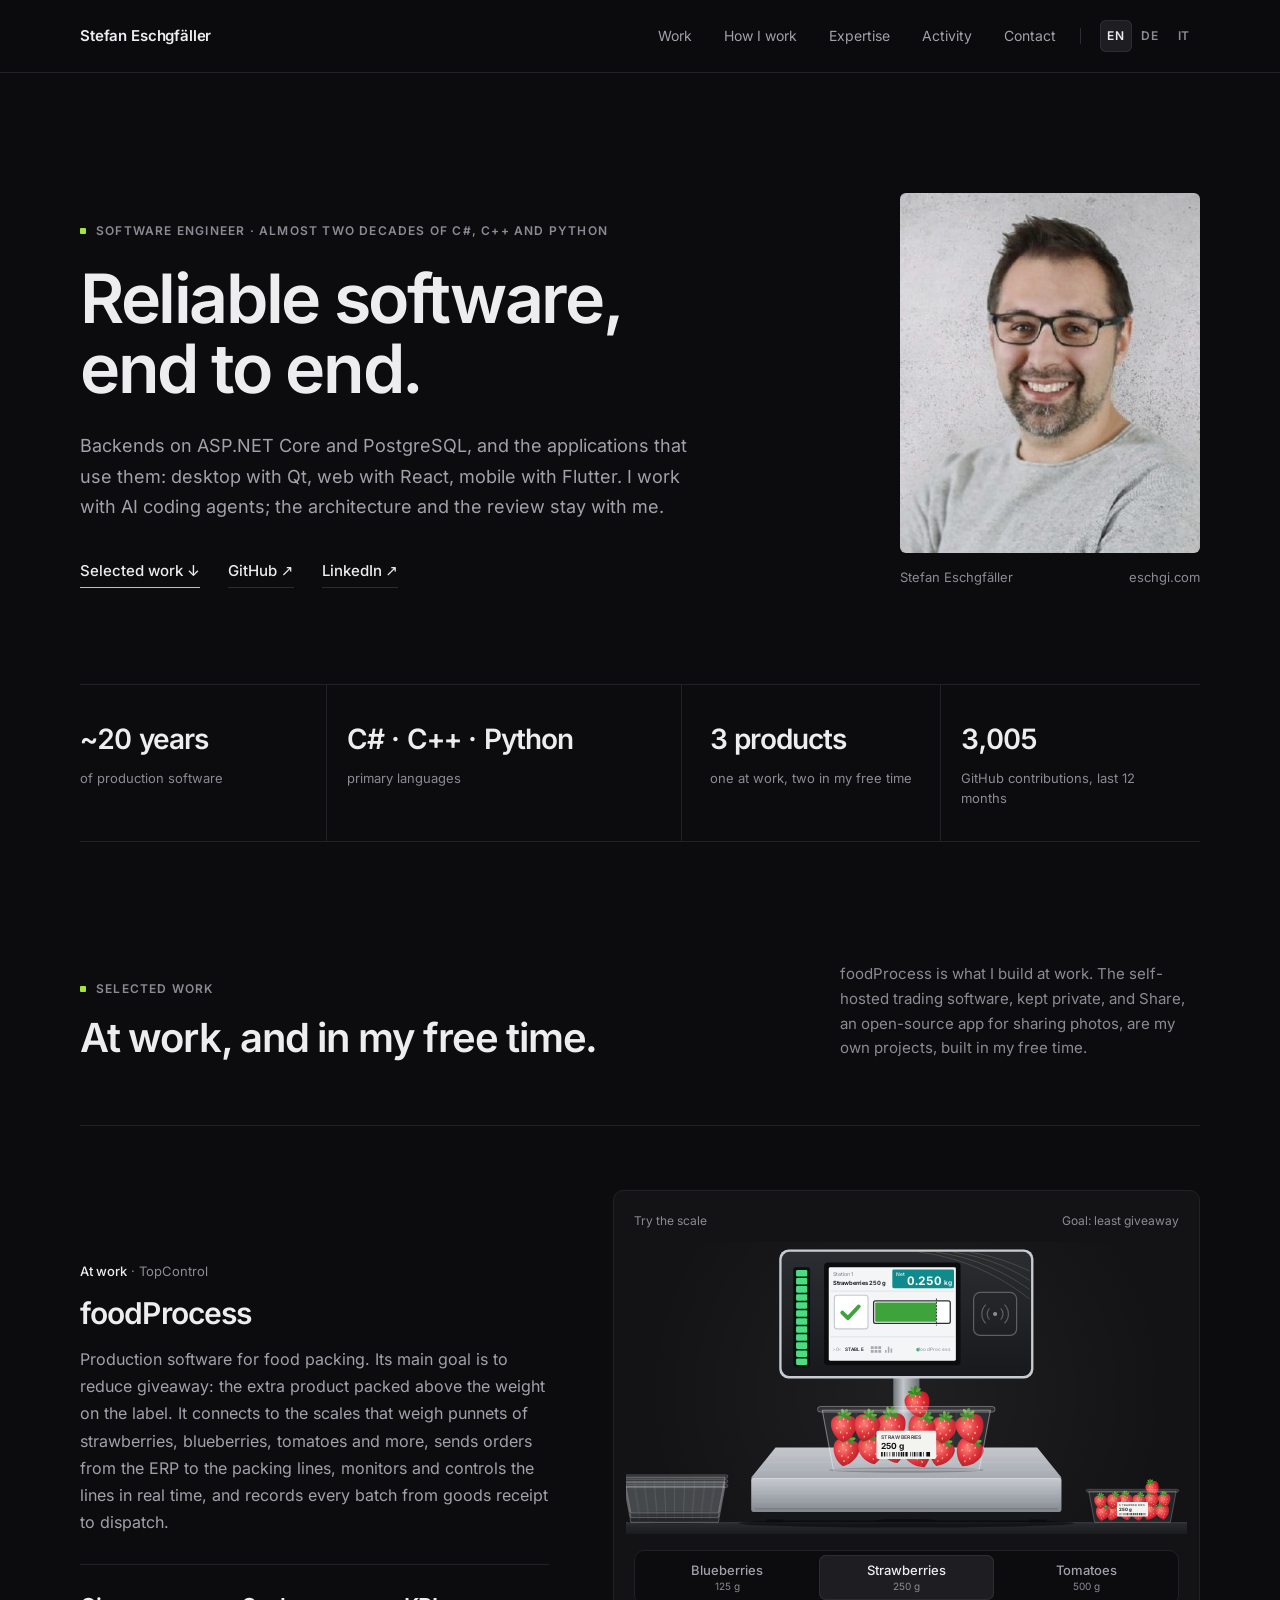
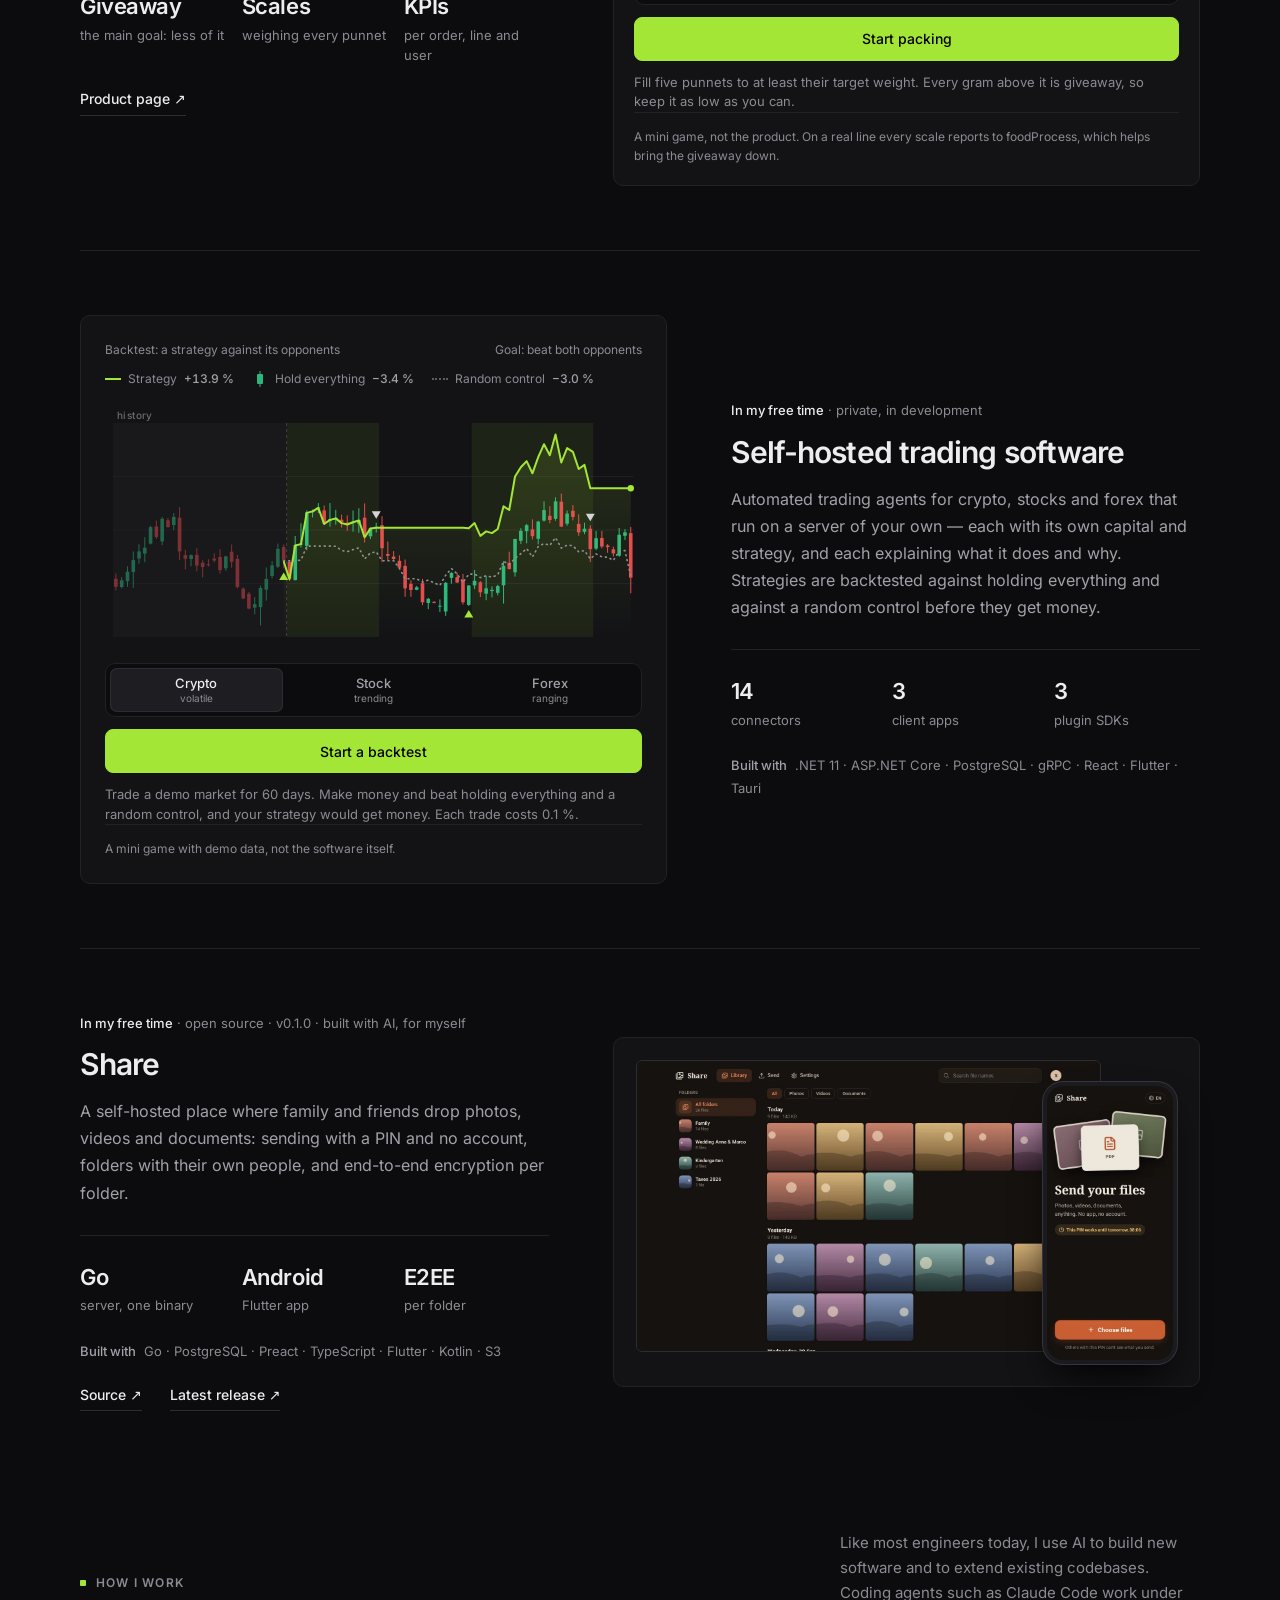
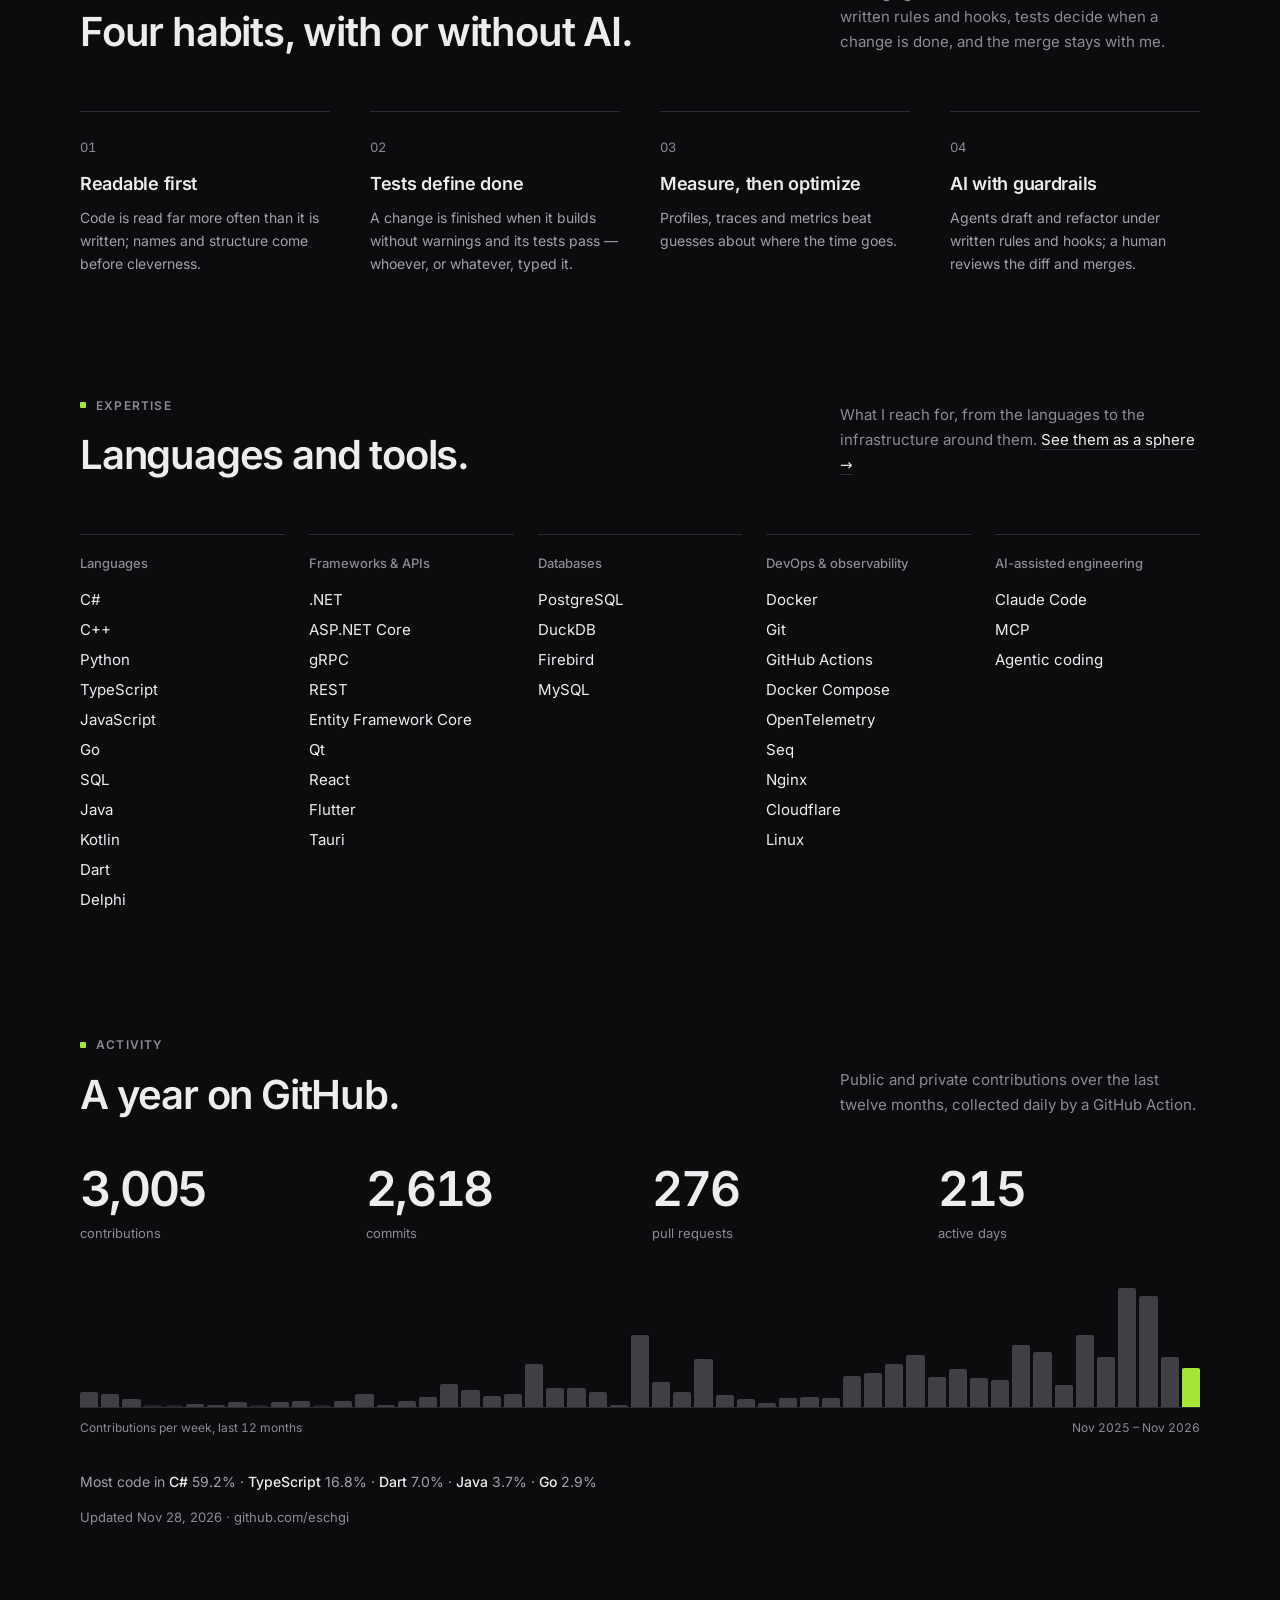
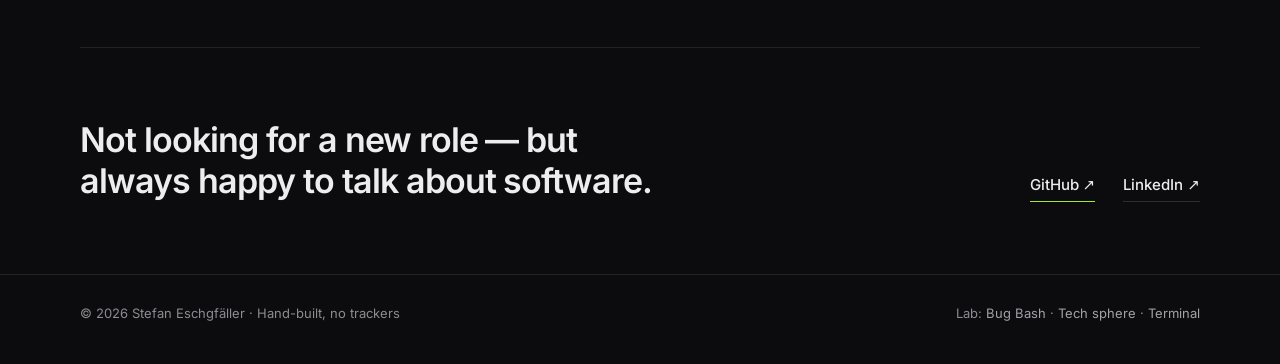
<file: docs/index.html>
<!DOCTYPE html>
<html lang="en">
<head>
  <meta charset="UTF-8" />
  <meta name="viewport" content="width=device-width, initial-scale=1" />
  <title data-i18n>Stefan Eschgfäller — Software Engineer</title>
  <meta name="description" content="Stefan Eschgfäller, software engineer. Reliable software, end to end: backends on ASP.NET Core and PostgreSQL, and the desktop, web and mobile applications that use them — almost two decades of C#, C++ and Python." data-i18n-attr="content" />
  <meta name="author" content="Stefan Eschgfäller" />
  <meta name="theme-color" content="#0c0c0e" />
  <meta name="color-scheme" content="dark" />
  <link rel="canonical" href="https://eschgi.com/" />

  <meta property="og:type" content="website" />
  <meta property="og:url" content="https://eschgi.com/" />
  <meta property="og:site_name" content="eschgi.com" />
  <meta property="og:title" content="Stefan Eschgfäller — Software Engineer" />
  <meta property="og:description" content="Reliable software, end to end. Almost two decades of C#, C++ and Python. At work, foodProcess: production software for food packing that reduces giveaway. In my free time, self-hosted trading software and Share, an open-source photo drop." />
  <meta property="og:image" content="https://eschgi.com/assets/og-cover.png" />
  <meta property="og:image:width" content="1200" />
  <meta property="og:image:height" content="630" />
  <meta name="twitter:card" content="summary_large_image" />
  <meta name="twitter:title" content="Stefan Eschgfäller — Software Engineer" />
  <meta name="twitter:description" content="Reliable software, end to end. Almost two decades of C#, C++ and Python." />
  <meta name="twitter:image" content="https://eschgi.com/assets/og-cover.png" />

  <link rel="icon" type="image/svg+xml" href="favicon.svg" />
  <link rel="preload" href="assets/fonts/inter-latin-variable.woff2" as="font" type="font/woff2" crossorigin />
  <link rel="stylesheet" href="styles.css" />
  <script>
    // Before anything is drawn: .js for the styles, and the visitor's language: the one they chose
    // here before, else the first of their browser's languages the site speaks, else English. A page
    // that is to be in German or Italian stays hidden until js/i18n.js has put it into that language,
    // 3 s at most. The same in index.html and lab.html.
    (function (root) {
      root.classList.add("js");
      var wanted = [];
      try {
        wanted.push(localStorage.getItem("eschgi.lang"));
      } catch (error) {
        // Storage can be unavailable; then the browser's languages decide.
      }
      wanted = wanted.concat(navigator.languages || [navigator.language]);
      var lang = "en";
      for (var i = 0; i < wanted.length; i++) {
        var code = String(wanted[i] || "").toLowerCase().split("-")[0];
        if (code === "en" || code === "de" || code === "it") {
          lang = code;
          break;
        }
      }
      root.setAttribute("data-lang", lang);
      if (lang !== "en") {
        root.classList.add("i18n-pending");
        setTimeout(function () {
          root.classList.remove("i18n-pending");
        }, 3000);
      }
    })(document.documentElement);
  </script>
  <script src="js/i18n.js" defer></script>
  <script src="js/site.js" defer></script>
  <script src="js/scale.js" defer></script>
  <script src="js/backtest.js" defer></script>

  <script type="application/ld+json">
    {
      "@context": "https://schema.org",
      "@type": "Person",
      "name": "Stefan Eschgfäller",
      "url": "https://eschgi.com/",
      "image": "https://eschgi.com/assets/avatar.jpg",
      "jobTitle": "Software Engineer",
      "sameAs": ["https://github.com/eschgi", "https://www.linkedin.com/in/stefaneschgfaeller"]
    }
  </script>
</head>
<body data-page="home">
  <svg xmlns="http://www.w3.org/2000/svg" aria-hidden="true" style="display: none">
    <symbol id="i-menu" viewBox="0 0 24 24" fill="none" stroke="currentColor" stroke-width="2" stroke-linecap="round"><path d="M4 7h16M4 12h16M4 17h16" /></symbol>
  </svg>

  <a href="#main" class="skip-link" data-i18n>Skip to content</a>

  <header class="site-header">
    <div class="wrap site-header__bar">
      <a class="site-name" href="#top">Stefan Eschgfäller</a>
      <nav class="site-nav" aria-label="Main" data-i18n-attr="aria-label" data-navlinks>
        <a href="#work" data-i18n>Work</a>
        <a href="#how" data-i18n>How I work</a>
        <a href="#expertise" data-i18n>Expertise</a>
        <a href="#activity" data-i18n>Activity</a>
        <a href="#contact" data-i18n>Contact</a>
      </nav>
      <div class="lang-switch needs-js" role="group" aria-label="Language" data-i18n-attr="aria-label" data-lang-switch>
        <button type="button" lang="en" title="English" aria-label="English" aria-pressed="true">EN</button>
        <button type="button" lang="de" title="Deutsch" aria-label="Deutsch" aria-pressed="false">DE</button>
        <button type="button" lang="it" title="Italiano" aria-label="Italiano" aria-pressed="false">IT</button>
      </div>
      <button class="menu-button" type="button" data-nav-toggle aria-expanded="false" aria-controls="mobile-menu">
        <svg aria-hidden="true"><use href="#i-menu" /></svg>
        <span class="sr-only" data-i18n>Menu</span>
      </button>
    </div>
    <nav id="mobile-menu" class="mobile-menu" aria-label="Main" data-i18n-attr="aria-label" data-nav-menu hidden>
      <div class="wrap">
        <a href="#work" data-i18n>Work</a>
        <a href="#how" data-i18n>How I work</a>
        <a href="#expertise" data-i18n>Expertise</a>
        <a href="#activity" data-i18n>Activity</a>
        <a href="#contact" data-i18n>Contact</a>
      </div>
    </nav>
  </header>

  <main id="main">
    <section class="wrap hero" id="top" aria-labelledby="hero-title">
      <div class="hero__text reveal">
        <p class="label" data-i18n>Software engineer · almost two decades of C#, C++ and Python</p>
        <h1 id="hero-title" data-cli="headline" data-i18n>Reliable software,<br> end to end.</h1>
        <p class="hero__lead" data-cli="intro" data-i18n>
          Backends on ASP.NET Core and PostgreSQL, and the applications that use them: desktop with Qt,
          web with React, mobile with Flutter. I work with AI coding agents; the architecture and the
          review stay with me.
        </p>
        <div class="text-links">
          <a href="#work"><span data-i18n>Selected work</span> <span aria-hidden="true">↓</span></a>
          <a href="https://github.com/eschgi" target="_blank" rel="noopener noreferrer">GitHub <span aria-hidden="true">↗</span></a>
          <a href="https://www.linkedin.com/in/stefaneschgfaeller" target="_blank" rel="noopener noreferrer">LinkedIn <span aria-hidden="true">↗</span></a>
        </div>
      </div>
      <figure class="portrait reveal">
        <img src="assets/avatar.jpg" width="460" height="460" alt="Portrait of Stefan Eschgfäller" data-i18n-attr="alt" />
        <figcaption><span>Stefan Eschgfäller</span><span>eschgi.com</span></figcaption>
      </figure>
    </section>

    <div class="wrap">
      <dl class="facts reveal">
        <div><dt data-i18n>of production software</dt><dd data-i18n>~20 years</dd></div>
        <div><dt data-i18n>primary languages</dt><dd>C# · C++ · Python</dd></div>
        <div><dt data-i18n>one at work, two in my free time</dt><dd data-i18n>3 products</dd></div>
        <div><dt data-i18n>GitHub contributions, last 12 months</dt><dd data-fact="contributions">2,954</dd></div>
      </dl>
    </div>

    <!-- ===================================================================== WORK -->
    <section class="wrap section" id="work" aria-labelledby="work-title">
      <div class="section-top reveal">
        <div>
          <p class="label" data-i18n>Selected work</p>
          <h2 id="work-title" data-i18n>At work, and in my free time.</h2>
        </div>
        <p class="section-note" data-i18n>foodProcess is what I build at work. The self-hosted trading software, kept private, and Share, an open-source app for sharing photos, are my own projects, built in my free time.</p>
      </div>

      <article class="case reveal" aria-labelledby="case-foodprocess" data-cli="foodprocess">
        <div class="case__text">
          <p class="case__tag"><b data-i18n>At work</b> · TopControl</p>
          <h3 id="case-foodprocess">foodProcess</h3>
          <p data-i18n>Production software for food packing. Its main goal is to reduce giveaway: the extra product packed above the weight on the label. It connects to the scales that weigh punnets of strawberries, blueberries, tomatoes and more, sends orders from the ERP to the packing lines, monitors and controls the lines in real time, and records every batch from goods receipt to dispatch.</p>
          <dl class="case__facts">
            <div><dt data-i18n>the main goal: less of it</dt><dd data-i18n>Giveaway</dd></div>
            <div><dt data-i18n>weighing every punnet</dt><dd data-i18n>Scales</dd></div>
            <div><dt data-i18n>per order, line and user</dt><dd data-i18n>KPIs</dd></div>
          </dl>
          <div class="text-links text-links--small">
            <a href="https://www.topcontrol.it/product/foodProcess" target="_blank" rel="noopener noreferrer" data-cli-source="product"><span data-i18n>Product page</span> <span aria-hidden="true">↗</span></a>
          </div>
        </div>
        <!-- A hand-packing scale, drawn after the real one and played by js/scale.js: a picture until someone plays. -->
        <figure class="case__visual scale" data-scale>
          <div class="scale__head">
            <span data-i18n>Try the scale</span>
            <span data-scale-progress>Goal: least giveaway</span>
          </div>
          <div class="scale__scene">
            <svg class="scale__svg" viewBox="0 0 600 312" aria-hidden="true" focusable="false">
              <defs>
                <radialGradient id="sc-spot" gradientUnits="userSpaceOnUse" cx="300" cy="160" r="280"><stop offset="0" stop-color="#ffffff" stop-opacity="0.055" /><stop offset="1" stop-color="#ffffff" stop-opacity="0" /></radialGradient>
                <linearGradient id="sc-bench" x1="0" y1="0" x2="0" y2="1"><stop offset="0" stop-color="#2b2c31" /><stop offset="1" stop-color="#18191c" /></linearGradient>
                <linearGradient id="sc-steel-top" x1="0" y1="0" x2="0" y2="1"><stop offset="0" stop-color="#c4c8cd" /><stop offset="1" stop-color="#a6abb2" /></linearGradient>
                <linearGradient id="sc-steel-front" x1="0" y1="0" x2="0" y2="1"><stop offset="0" stop-color="#c7cbd0" /><stop offset="0.55" stop-color="#a3a8af" /><stop offset="1" stop-color="#83888f" /></linearGradient>
                <linearGradient id="sc-steel-column" x1="0" y1="0" x2="1" y2="0"><stop offset="0" stop-color="#6f747a" /><stop offset="0.38" stop-color="#c3c7cb" /><stop offset="1" stop-color="#686d73" /></linearGradient>
                <linearGradient id="sc-glass" x1="0" y1="0" x2="0" y2="1"><stop offset="0" stop-color="#2a2d31" /><stop offset="1" stop-color="#18191c" /></linearGradient>
                <radialGradient id="sc-blueberry" cx="0.36" cy="0.32" r="0.78"><stop offset="0" stop-color="#8191dc" /><stop offset="0.45" stop-color="#404d96" /><stop offset="1" stop-color="#1f2550" /></radialGradient>
                <radialGradient id="sc-bloom" cx="0.4" cy="0.35" r="0.7"><stop offset="0" stop-color="#ffffff" stop-opacity="0.22" /><stop offset="1" stop-color="#ffffff" stop-opacity="0" /></radialGradient>
                <radialGradient id="sc-strawberry" cx="0.38" cy="0.34" r="0.8"><stop offset="0" stop-color="#ff7a74" /><stop offset="0.5" stop-color="#e0262f" /><stop offset="1" stop-color="#98101a" /></radialGradient>
                <radialGradient id="sc-tomato" cx="0.38" cy="0.32" r="0.8"><stop offset="0" stop-color="#ff8a66" /><stop offset="0.5" stop-color="#e5361f" /><stop offset="1" stop-color="#9e170b" /></radialGradient>
              </defs>
              <rect x="-20" y="-20" width="640" height="352" fill="url(#sc-spot)" />

              <!-- The packing bench: empty punnets wait on the left, packed ones go to the right. -->
              <rect x="-20" y="300" width="640" height="14" fill="url(#sc-bench)" />
              <path d="M-20 300.5H620" stroke="#3c3d43" />
              <g data-scale-stack></g>

              <!-- The platform, seen a little from above: stainless top and front on a dark plinth. -->
              <ellipse cx="300" cy="301" rx="180" ry="4.5" fill="#000000" opacity="0.5" />
              <path d="M144 288H456V298H335Q300 292 265 298H144Z" fill="#16171a" />
              <rect x="150" y="297" width="18" height="3" fill="#0c0c0e" />
              <rect x="432" y="297" width="18" height="3" fill="#0c0c0e" />
              <rect x="134" y="252" width="332" height="37" rx="3" fill="url(#sc-steel-front)" />
              <path d="M138 260H462M138 269H462M138 278H462" stroke="#ffffff" stroke-opacity="0.06" />
              <path d="M138 285.5H462" stroke="#000000" stroke-opacity="0.18" />
              <path d="M160 220H440L466 252H134Z" fill="url(#sc-steel-top)" />
              <path d="M154 228H446M148 236H452M142 244H458" stroke="#ffffff" stroke-opacity="0.08" />
              <path d="M134 252.5H466" stroke="#ffffff" stroke-opacity="0.5" />

              <!-- The column, standing centred at the back of the platform, and the display head on it. -->
              <rect x="286" y="136" width="28" height="90" fill="url(#sc-steel-column)" />
              <path d="M286 226h28" stroke="#000000" stroke-opacity="0.3" />
              <rect x="164" y="8" width="272" height="138" rx="10" fill="#c9cdd2" />
              <rect x="166.5" y="10.5" width="267" height="133" rx="8.5" fill="url(#sc-glass)" />
              <path d="M314 11c36 4 78 19 118 50M332 11c32 4 66 16 100 40M350 11c27 3 55 13 82 30M368 11c21 3 42 10 64 20" fill="none" stroke="#c9ad78" stroke-opacity="0.3" stroke-width="0.8" />
              <rect x="179" y="27" width="18" height="107" rx="3" fill="#0d0e10" />
              <rect class="scale__led" data-scale-led="11" x="182" y="30.0" width="12" height="7" rx="1.2" />
              <rect class="scale__led" data-scale-led="10" x="182" y="38.6" width="12" height="7" rx="1.2" />
              <rect class="scale__led" data-scale-led="9" x="182" y="47.2" width="12" height="7" rx="1.2" />
              <rect class="scale__led" data-scale-led="8" x="182" y="55.8" width="12" height="7" rx="1.2" />
              <rect class="scale__led" data-scale-led="7" x="182" y="64.4" width="12" height="7" rx="1.2" />
              <rect class="scale__led" data-scale-led="6" x="182" y="73.0" width="12" height="7" rx="1.2" />
              <rect class="scale__led" data-scale-led="5" x="182" y="81.6" width="12" height="7" rx="1.2" />
              <rect class="scale__led" data-scale-led="4" x="182" y="90.2" width="12" height="7" rx="1.2" />
              <rect class="scale__led" data-scale-led="3" x="182" y="98.8" width="12" height="7" rx="1.2" />
              <rect class="scale__led" data-scale-led="2" x="182" y="107.4" width="12" height="7" rx="1.2" />
              <rect class="scale__led" data-scale-led="1" x="182" y="116.0" width="12" height="7" rx="1.2" />
              <rect class="scale__led" data-scale-led="0" x="182" y="124.6" width="12" height="7" rx="1.2" />
              <rect x="212" y="22" width="146" height="110" rx="4" fill="#0b0c0e" />
              <rect x="217" y="27" width="136" height="100" rx="1.5" fill="#f3f5f6" />
              <text class="scale__tft-small scale__tft-small--muted" data-scale-operator x="221" y="36">Station 1</text>
              <text class="scale__tft-product" data-scale-product-name x="221" y="45.5">Strawberries 250 g</text>
              <rect x="285" y="29.5" width="66" height="20" rx="1.5" fill="#0f8b8d" />
              <text class="scale__tft-label" x="288.5" y="36.5" data-i18n>Net</text>
              <text class="scale__tft-weight" x="348.5" y="46.5" text-anchor="end"><tspan data-scale-weight>0.000</tspan><tspan class="scale__tft-unit" dx="1.5">kg</tspan></text>
              <path d="M219 52.5H351" stroke="#dfe3e6" />
              <rect class="scale__tft-icon" x="223" y="57" width="36" height="36" rx="3" />
              <path class="scale__tft-glyph" data-scale-glyph d="M235 75h12" />
              <rect x="265" y="63" width="82" height="24" rx="2" fill="#ffffff" stroke="#2b2f33" stroke-width="1.4" />
              <rect class="scale__tft-bar" data-scale-bar x="266.7" y="64.7" width="0" height="20.6" rx="1" />
              <path d="M332.2 60.5v29" stroke="#2b2f33" stroke-dasharray="2 1.5" />
              <path d="M219 101.5H351" stroke="#dfe3e6" />
              <text class="scale__tft-tiny" data-scale-zero x="222" y="117">›0‹</text>
              <text class="scale__tft-tiny" data-scale-stable x="234" y="117" data-i18n>STABLE</text>
              <path d="M262 111.5h3v3h-3zM266 111.5h3v3h-3zM270 111.5h3v3h-3zM262 115.5h3v3h-3zM266 115.5h3v3h-3zM270 115.5h3v3h-3z" fill="#a3a9b0" />
              <path d="M278 118.5v-3M281 118.5v-6.5M284 118.5v-4.5" stroke="#a3a9b0" stroke-width="1.6" />
              <circle cx="312.5" cy="115.2" r="1.9" fill="#22c55e" />
              <text class="scale__tft-tiny" x="348" y="117" text-anchor="end">foodProcess</text>
              <g class="scale__rfid" data-scale-rfid>
                <rect x="372" y="54" width="46" height="46" rx="7" />
                <circle cx="395" cy="77" r="2.2" />
                <path d="M389 71a8.5 8.5 0 0 0 0 12M401 71a8.5 8.5 0 0 1 0 12M385 67a14 14 0 0 0 0 20M405 67a14 14 0 0 1 0 20" />
              </g>

              <!-- The punnets and their produce, drawn by scale.js. -->
              <g data-scale-stage></g>
            </svg>
          </div>
          <div class="play__controls needs-js">
            <div class="play__choices" role="group" aria-label="Fruit" data-i18n-attr="aria-label">
              <button type="button" class="play__choice" data-scale-product="blueberries" aria-pressed="false"><b data-i18n>Blueberries</b><small>125 g</small></button>
              <button type="button" class="play__choice" data-scale-product="strawberries" aria-pressed="true"><b data-i18n>Strawberries</b><small>250 g</small></button>
              <button type="button" class="play__choice" data-scale-product="tomatoes" aria-pressed="false"><b data-i18n>Tomatoes</b><small>500 g</small></button>
            </div>
            <dl class="play__kpis" data-scale-summary hidden>
              <div><dt data-i18n>giveaway</dt><dd data-scale-kpi="giveaway">–</dd></div>
              <div><dt data-i18n>punnets a minute</dt><dd data-scale-kpi="rate">–</dd></div>
              <div><dt data-i18n>rejected</dt><dd data-scale-kpi="rejected">–</dd></div>
            </dl>
            <div class="play__row" data-scale-start-row>
              <button type="button" class="play__button play__button--primary" data-scale-start>Start packing</button>
            </div>
            <div class="play__row play__row--actions" data-scale-actions hidden>
              <button type="button" class="play__button play__button--primary" data-scale-fill data-i18n>Fill <small>hold</small></button>
              <button type="button" class="play__button" data-scale-remove data-i18n>Take one out</button>
              <button type="button" class="play__button" data-scale-pack data-i18n>Pack</button>
            </div>
            <p class="play__status" data-scale-status aria-live="polite">Fill five punnets to at least their target weight. Every gram above it is giveaway, so keep it as low as you can.</p>
          </div>
          <figcaption class="scale__foot"><span data-i18n>A mini game, not the product. On a real line every scale reports to foodProcess, which helps bring the giveaway down.</span></figcaption>
        </figure>
      </article>

      <article class="case case--flip reveal" aria-labelledby="case-trading" data-cli="trading">
        <div class="case__text">
          <p class="case__tag"><b data-i18n>In my free time</b> · <span data-i18n>private, in development</span></p>
          <h3 id="case-trading" data-i18n>Self-hosted trading software</h3>
          <p data-i18n>Automated trading agents for crypto, stocks and forex that run on a server of your own — each with its own capital and strategy, and each explaining what it does and why. Strategies are backtested against holding everything and against a random control before they get money.</p>
          <dl class="case__facts">
            <div><dt data-i18n>connectors</dt><dd>14</dd></div>
            <div><dt data-i18n>client apps</dt><dd>3</dd></div>
            <div><dt data-i18n>plugin SDKs</dt><dd>3</dd></div>
          </dl>
          <p class="case__stack"><b data-i18n>Built with</b> .NET 11 · ASP.NET Core · PostgreSQL · gRPC · React · Flutter · Tauri</p>
        </div>
        <!-- A backtest, drawn and played by js/backtest.js; this illustration shows when JavaScript is off. -->
        <figure class="case__visual chart" data-backtest>
          <div class="chart__head">
            <span data-backtest-title>Backtest: a strategy against its opponents</span>
            <span class="needs-js" data-backtest-progress>Goal: beat both opponents</span>
          </div>
          <div class="chart__legend" aria-hidden="true">
            <span><i class="chart__key chart__key--strategy"></i><span data-backtest-name>Strategy</span> <b data-backtest-value="you"></b></span>
            <span><i class="chart__key chart__key--hold" data-backtest-hold-key></i><span data-i18n>Hold everything</span> <b data-backtest-value="hold"></b></span>
            <span><i class="chart__key chart__key--random"></i><span data-i18n>Random control</span> <b data-backtest-value="random"></b></span>
          </div>
          <svg class="chart__plot" data-backtest-plot viewBox="0 0 600 260" preserveAspectRatio="none" aria-hidden="true">
            <defs><linearGradient id="chart-fill" x1="0" y1="0" x2="0" y2="1"><stop offset="0" stop-color="#a3e635" stop-opacity="0.18" /><stop offset="1" stop-color="#a3e635" stop-opacity="0" /></linearGradient></defs>
            <path d="M0 65H600M0 130H600M0 195H600" stroke="#1f1f24" stroke-width="1" />
            <path d="M0.0 230.3 L5.5 228.9 L11.0 226.3 L16.5 226.5 L22.0 228.3 L27.5 227.7 L33.0 226.1 L38.5 223.3 L44.0 224.9 L49.5 226.6 L55.0 224.6 L60.6 222.9 L66.1 219.2 L71.6 216.4 L77.1 215.9 L82.6 215.6 L88.1 209.5 L93.6 209.3 L99.1 210.2 L104.6 211.8 L110.1 210.8 L115.6 209.6 L121.1 209.5 L126.6 208.8 L132.1 207.4 L137.6 205.0 L143.1 201.7 L148.6 200.4 L154.1 203.6 L159.6 201.1 L165.1 203.5 L170.6 203.0 L176.1 205.5 L181.7 204.6 L187.2 205.5 L192.7 204.2 L198.2 195.9 L203.7 195.1 L209.2 192.1 L214.7 194.4 L220.2 194.2 L225.7 191.7 L231.2 190.9 L236.7 189.1 L242.2 187.9 L247.7 189.4 L253.2 187.1 L258.7 188.1 L264.2 182.5 L269.7 182.8 L275.2 180.0 L280.7 179.0 L286.2 175.4 L291.7 176.0 L297.2 172.3 L302.8 171.6 L308.3 167.0 L313.8 164.1 L319.3 162.6 L324.8 163.7 L330.3 160.4 L335.8 157.9 L341.3 151.8 L346.8 151.8 L352.3 148.9 L357.8 146.1 L363.3 144.0 L368.8 142.1 L374.3 140.2 L379.8 140.9 L385.3 143.0 L390.8 143.0 L396.3 139.8 L401.8 133.6 L407.3 129.0 L412.8 124.1 L418.3 120.0 L423.9 116.1 L429.4 114.0 L434.9 109.7 L440.4 101.6 L445.9 101.4 L451.4 102.5 L456.9 93.5 L462.4 90.9 L467.9 85.4 L473.4 80.2 L478.9 83.4 L484.4 71.6 L489.9 62.1 L495.4 59.6 L500.9 54.4 L506.4 52.0 L511.9 54.3 L517.4 53.1 L522.9 49.5 L528.4 42.4 L533.9 37.1 L539.4 34.9 L545.0 26.3 L550.5 28.2 L556.0 22.2 L561.5 14.5 L567.0 14.0 L572.5 21.4 L578.0 24.1 L583.5 20.9 L589.0 16.2 L594.5 6.0 L600.0 9.3 L600 260 L0 260 Z" fill="url(#chart-fill)" />
            <path d="M0.0 222.9 L5.5 225.5 L11.0 224.3 L16.5 224.7 L22.0 226.6 L27.5 227.8 L33.0 228.8 L38.5 228.7 L44.0 227.4 L49.5 224.5 L55.0 223.6 L60.6 220.4 L66.1 218.9 L71.6 218.4 L77.1 218.8 L82.6 221.2 L88.1 225.3 L93.6 225.3 L99.1 225.5 L104.6 224.5 L110.1 223.4 L115.6 226.5 L121.1 228.2 L126.6 230.8 L132.1 228.2 L137.6 228.3 L143.1 227.8 L148.6 230.0 L154.1 233.0 L159.6 234.2 L165.1 234.3 L170.6 233.1 L176.1 236.6 L181.7 235.7 L187.2 237.6 L192.7 238.7 L198.2 239.3 L203.7 240.1 L209.2 239.0 L214.7 236.8 L220.2 235.9 L225.7 237.0 L231.2 235.9 L236.7 234.9 L242.2 232.7 L247.7 231.9 L253.2 235.7 L258.7 237.4 L264.2 238.2 L269.7 235.9 L275.2 236.1 L280.7 233.8 L286.2 233.0 L291.7 235.7 L297.2 235.5 L302.8 234.0 L308.3 232.9 L313.8 236.4 L319.3 235.2 L324.8 236.5 L330.3 241.3 L335.8 242.4 L341.3 246.7 L346.8 249.2 L352.3 246.1 L357.8 240.8 L363.3 238.3 L368.8 237.1 L374.3 232.6 L379.8 231.6 L385.3 233.9 L390.8 239.6 L396.3 237.4 L401.8 242.5 L407.3 248.7 L412.8 250.0 L418.3 249.7 L423.9 251.4 L429.4 249.1 L434.9 249.2 L440.4 248.6 L445.9 247.6 L451.4 248.7 L456.9 248.1 L462.4 243.1 L467.9 245.0 L473.4 244.5 L478.9 243.3 L484.4 244.3 L489.9 244.3 L495.4 247.9 L500.9 248.7 L506.4 248.4 L511.9 246.0 L517.4 243.8 L522.9 244.9 L528.4 247.2 L533.9 243.1 L539.4 241.0 L545.0 245.1 L550.5 245.7 L556.0 247.5 L561.5 248.7 L567.0 252.1 L572.5 252.8 L578.0 253.7 L583.5 254.0 L589.0 251.8 L594.5 251.2 L600.0 253.5" fill="none" stroke="#5b5b63" stroke-width="1.6" stroke-dasharray="1 4" stroke-linecap="round" vector-effect="non-scaling-stroke" />
            <path d="M0.0 232.1 L5.5 235.3 L11.0 232.8 L16.5 239.5 L22.0 239.6 L27.5 245.8 L33.0 242.4 L38.5 241.4 L44.0 237.1 L49.5 238.2 L55.0 236.6 L60.6 237.1 L66.1 238.9 L71.6 238.1 L77.1 241.4 L82.6 242.0 L88.1 239.6 L93.6 239.1 L99.1 239.9 L104.6 233.1 L110.1 232.5 L115.6 233.9 L121.1 233.0 L126.6 234.2 L132.1 235.0 L137.6 235.6 L143.1 229.0 L148.6 228.5 L154.1 227.5 L159.6 224.9 L165.1 217.7 L170.6 218.0 L176.1 219.7 L181.7 210.6 L187.2 215.6 L192.7 216.4 L198.2 213.5 L203.7 204.7 L209.2 207.8 L214.7 216.6 L220.2 213.8 L225.7 215.2 L231.2 216.1 L236.7 213.9 L242.2 212.6 L247.7 211.0 L253.2 212.1 L258.7 206.9 L264.2 200.6 L269.7 199.9 L275.2 201.2 L280.7 197.7 L286.2 195.2 L291.7 198.9 L297.2 200.3 L302.8 195.5 L308.3 195.3 L313.8 196.1 L319.3 194.7 L324.8 194.3 L330.3 193.7 L335.8 201.3 L341.3 193.7 L346.8 192.3 L352.3 195.5 L357.8 190.8 L363.3 188.9 L368.8 188.2 L374.3 183.1 L379.8 172.2 L385.3 168.9 L390.8 160.5 L396.3 148.7 L401.8 153.5 L407.3 155.6 L412.8 150.8 L418.3 159.3 L423.9 160.0 L429.4 152.6 L434.9 146.3 L440.4 142.3 L445.9 152.2 L451.4 138.9 L456.9 134.9 L462.4 129.6 L467.9 125.8 L473.4 135.5 L478.9 143.1 L484.4 149.2 L489.9 138.0 L495.4 142.0 L500.9 142.6 L506.4 143.3 L511.9 139.3 L517.4 135.6 L522.9 133.3 L528.4 139.9 L533.9 157.1 L539.4 155.5 L545.0 153.4 L550.5 146.1 L556.0 145.9 L561.5 148.6 L567.0 145.6 L572.5 153.5 L578.0 158.3 L583.5 162.8 L589.0 160.7 L594.5 149.2 L600.0 144.3" fill="none" stroke="#8b8b94" stroke-width="1.6" stroke-dasharray="6 5" vector-effect="non-scaling-stroke" />
            <path d="M0.0 230.3 L5.5 228.9 L11.0 226.3 L16.5 226.5 L22.0 228.3 L27.5 227.7 L33.0 226.1 L38.5 223.3 L44.0 224.9 L49.5 226.6 L55.0 224.6 L60.6 222.9 L66.1 219.2 L71.6 216.4 L77.1 215.9 L82.6 215.6 L88.1 209.5 L93.6 209.3 L99.1 210.2 L104.6 211.8 L110.1 210.8 L115.6 209.6 L121.1 209.5 L126.6 208.8 L132.1 207.4 L137.6 205.0 L143.1 201.7 L148.6 200.4 L154.1 203.6 L159.6 201.1 L165.1 203.5 L170.6 203.0 L176.1 205.5 L181.7 204.6 L187.2 205.5 L192.7 204.2 L198.2 195.9 L203.7 195.1 L209.2 192.1 L214.7 194.4 L220.2 194.2 L225.7 191.7 L231.2 190.9 L236.7 189.1 L242.2 187.9 L247.7 189.4 L253.2 187.1 L258.7 188.1 L264.2 182.5 L269.7 182.8 L275.2 180.0 L280.7 179.0 L286.2 175.4 L291.7 176.0 L297.2 172.3 L302.8 171.6 L308.3 167.0 L313.8 164.1 L319.3 162.6 L324.8 163.7 L330.3 160.4 L335.8 157.9 L341.3 151.8 L346.8 151.8 L352.3 148.9 L357.8 146.1 L363.3 144.0 L368.8 142.1 L374.3 140.2 L379.8 140.9 L385.3 143.0 L390.8 143.0 L396.3 139.8 L401.8 133.6 L407.3 129.0 L412.8 124.1 L418.3 120.0 L423.9 116.1 L429.4 114.0 L434.9 109.7 L440.4 101.6 L445.9 101.4 L451.4 102.5 L456.9 93.5 L462.4 90.9 L467.9 85.4 L473.4 80.2 L478.9 83.4 L484.4 71.6 L489.9 62.1 L495.4 59.6 L500.9 54.4 L506.4 52.0 L511.9 54.3 L517.4 53.1 L522.9 49.5 L528.4 42.4 L533.9 37.1 L539.4 34.9 L545.0 26.3 L550.5 28.2 L556.0 22.2 L561.5 14.5 L567.0 14.0 L572.5 21.4 L578.0 24.1 L583.5 20.9 L589.0 16.2 L594.5 6.0 L600.0 9.3" fill="none" stroke="#a3e635" stroke-width="2" vector-effect="non-scaling-stroke" />
          </svg>
          <div class="play__controls needs-js">
            <div class="play__choices" role="group" aria-label="Market" data-i18n-attr="aria-label">
              <button type="button" class="play__choice" data-backtest-market="crypto" aria-pressed="true"><b data-i18n>Crypto</b><small data-i18n>volatile</small></button>
              <button type="button" class="play__choice" data-backtest-market="stock" aria-pressed="false"><b data-i18n>Stock</b><small data-i18n>trending</small></button>
              <button type="button" class="play__choice" data-backtest-market="forex" aria-pressed="false"><b>Forex</b><small data-i18n>ranging</small></button>
            </div>
            <dl class="play__kpis" data-backtest-summary hidden>
              <div><dt data-i18n>your return</dt><dd data-backtest-kpi="you">–</dd></div>
              <div><dt data-i18n>hold everything</dt><dd data-backtest-kpi="hold">–</dd></div>
              <div><dt data-i18n>random control</dt><dd data-backtest-kpi="random">–</dd></div>
            </dl>
            <div class="play__row" data-backtest-start-row>
              <button type="button" class="play__button play__button--primary" data-backtest-start>Start a backtest</button>
            </div>
            <div class="play__row play__row--actions play__row--trade" data-backtest-actions hidden>
              <button type="button" class="play__button" data-backtest-buy data-i18n>Buy</button>
              <button type="button" class="play__button" data-backtest-sell data-i18n>Sell</button>
              <button type="button" class="play__button play__button--primary" data-backtest-next data-i18n>Next day <small>hold</small></button>
            </div>
            <p class="play__status" data-backtest-status aria-live="polite">Trade a demo market for 60 days. Make money and beat holding everything and a random control, and your strategy would get money. Each trade costs 0.1 %.</p>
          </div>
          <figcaption class="chart__foot"><span data-i18n>A mini game with demo data, not the software itself.</span></figcaption>
        </figure>
      </article>

      <article class="case reveal" aria-labelledby="case-share" data-cli="share">
        <div class="case__text">
          <p class="case__tag"><b data-i18n>In my free time</b> · <span data-i18n>open source</span> · v0.1.0 · <span data-i18n>built with AI, for myself</span></p>
          <h3 id="case-share">Share</h3>
          <p data-i18n>A self-hosted place where family and friends drop photos, videos and documents: sending with a PIN and no account, folders with their own people, and end-to-end encryption per folder.</p>
          <dl class="case__facts">
            <div><dt data-i18n>server, one binary</dt><dd>Go</dd></div>
            <div><dt data-i18n>Flutter app</dt><dd>Android</dd></div>
            <div><dt data-i18n>per folder</dt><dd>E2EE</dd></div>
          </dl>
          <p class="case__stack"><b data-i18n>Built with</b> Go · PostgreSQL · Preact · TypeScript · Flutter · Kotlin · S3</p>
          <div class="text-links text-links--small">
            <a href="https://github.com/eschgi/share" target="_blank" rel="noopener noreferrer" data-cli-source><span data-i18n>Source</span> <span aria-hidden="true">↗</span></a>
            <a href="https://github.com/eschgi/share/releases/latest" target="_blank" rel="noopener noreferrer"><span data-i18n>Latest release</span> <span aria-hidden="true">↗</span></a>
          </div>
        </div>
        <figure class="case__visual shots">
          <img class="shots__computer" src="assets/share/library-computer.webp" width="1440" height="900" loading="lazy" decoding="async"
               alt="Share's library on a computer: the folders Family, Wedding Anna &amp; Marco, Kindergarten and Taxes 2026 beside the photos, grouped by day" data-i18n-attr="alt" />
          <div class="shots__phone">
            <img src="assets/share/send-phone.webp" width="390" height="844" loading="lazy" decoding="async"
                 alt="Sending on a phone with a PIN: Send your files. Photos, videos, documents, anything. No app, no account." data-i18n-attr="alt" />
          </div>
        </figure>
      </article>
    </section>

    <!-- ===================================================================== HOW I WORK -->
    <section class="wrap section" id="how" aria-labelledby="how-title">
      <div class="section-top reveal">
        <div>
          <p class="label" data-i18n>How I work</p>
          <h2 id="how-title" data-i18n>Four habits, with or without AI.</h2>
        </div>
        <p class="section-note" data-cli="ai" data-i18n>Like most engineers today, I use AI to build new software and to extend existing codebases. Coding agents such as Claude Code work under written rules and hooks, tests decide when a change is done, and the merge stays with me.</p>
      </div>
      <ol class="principles reveal">
        <li><small>01</small><h3 data-i18n>Readable first</h3><p data-i18n>Code is read far more often than it is written; names and structure come before cleverness.</p></li>
        <li><small>02</small><h3 data-i18n>Tests define done</h3><p data-i18n>A change is finished when it builds without warnings and its tests pass — whoever, or whatever, typed it.</p></li>
        <li><small>03</small><h3 data-i18n>Measure, then optimize</h3><p data-i18n>Profiles, traces and metrics beat guesses about where the time goes.</p></li>
        <li><small>04</small><h3 data-i18n>AI with guardrails</h3><p data-i18n>Agents draft and refactor under written rules and hooks; a human reviews the diff and merges.</p></li>
      </ol>
    </section>

    <!-- ===================================================================== EXPERTISE -->
    <!-- The lists are the source of truth: the Lab's sphere and the terminal's `stack` command read them. -->
    <section class="wrap section" id="expertise" aria-labelledby="expertise-title">
      <div class="section-top reveal">
        <div>
          <p class="label" data-i18n>Expertise</p>
          <h2 id="expertise-title" data-i18n>Languages and tools.</h2>
        </div>
        <p class="section-note"><span data-i18n>What I reach for, from the languages to the infrastructure around them.</span> <a href="lab.html#sphere"><span data-i18n>See them as a sphere</span> <span aria-hidden="true">→</span></a></p>
      </div>
      <div class="expertise reveal">
        <div class="expertise__group" data-stack-group="languages">
          <h3 data-i18n>Languages</h3>
          <ul><li data-weight="3">C#</li><li data-weight="3">C++</li><li data-weight="3">Python</li><li data-weight="2">TypeScript</li><li data-weight="2">JavaScript</li><li data-weight="2">Go</li><li data-weight="2">SQL</li><li data-weight="1">Java</li><li data-weight="1">Kotlin</li><li data-weight="1">Dart</li><li data-weight="1">Delphi</li></ul>
        </div>
        <div class="expertise__group" data-stack-group="frameworks">
          <h3 data-i18n>Frameworks &amp; APIs</h3>
          <ul><li data-weight="3">.NET</li><li data-weight="3">ASP.NET Core</li><li data-weight="2">gRPC</li><li data-weight="2">REST</li><li data-weight="2">Entity Framework Core</li><li data-weight="2">Qt</li><li data-weight="2">React</li><li data-weight="1">Flutter</li><li data-weight="1">Tauri</li></ul>
        </div>
        <div class="expertise__group" data-stack-group="data">
          <h3 data-i18n>Databases</h3>
          <ul><li data-weight="3">PostgreSQL</li><li data-weight="1">DuckDB</li><li data-weight="1">Firebird</li><li data-weight="1">MySQL</li></ul>
        </div>
        <div class="expertise__group" data-stack-group="ops">
          <h3 data-i18n>DevOps &amp; observability</h3>
          <ul><li data-weight="2">Docker</li><li data-weight="2">Git</li><li data-weight="1">GitHub Actions</li><li data-weight="1">Docker Compose</li><li data-weight="1">OpenTelemetry</li><li data-weight="1">Seq</li><li data-weight="1">Nginx</li><li data-weight="1">Cloudflare</li><li data-weight="1">Linux</li></ul>
        </div>
        <div class="expertise__group" data-stack-group="ai">
          <h3 data-i18n>AI-assisted engineering</h3>
          <ul><li data-weight="2">Claude Code</li><li data-weight="1">MCP</li><li data-weight="1">Agentic coding</li></ul>
        </div>
      </div>
    </section>

    <!-- ===================================================================== ACTIVITY (drawn by site.js from stats.json) -->
    <section class="wrap section" id="activity" aria-labelledby="activity-title">
      <div class="section-top reveal">
        <div>
          <p class="label" data-i18n>Activity</p>
          <h2 id="activity-title" data-i18n>A year on GitHub.</h2>
        </div>
        <p class="section-note" data-i18n>Public and private contributions over the last twelve months, collected daily by a GitHub Action.</p>
      </div>
      <div class="activity reveal" data-activity hidden>
        <dl class="activity__numbers">
          <div><dt data-i18n>contributions</dt><dd data-stat="contributions">0</dd></div>
          <div><dt data-i18n>commits</dt><dd data-stat="commits">0</dd></div>
          <div><dt data-i18n>pull requests</dt><dd data-stat="pullRequests">0</dd></div>
          <div><dt data-i18n>active days</dt><dd data-stat="activeDays">0</dd></div>
        </dl>
        <figure class="weeks">
          <div class="weeks__bars" data-weeks role="img"></div>
          <figcaption class="weeks__foot"><span data-weeks-readout>Contributions per week</span><span data-weeks-range></span></figcaption>
        </figure>
        <p class="activity__languages" data-languages></p>
        <p class="activity__meta" data-stats-meta></p>
      </div>
      <p class="activity__fallback" data-stats-fallback><span data-i18n>The numbers live on</span> <a href="https://github.com/eschgi" target="_blank" rel="noopener noreferrer">github.com/eschgi</a>.</p>
    </section>

    <!-- ===================================================================== CONTACT -->
    <section class="wrap contact" id="contact" aria-labelledby="contact-title">
      <h2 id="contact-title" data-i18n>Not looking for a new role — but always happy to talk about software.</h2>
      <div class="text-links" data-contact-links>
        <a href="https://github.com/eschgi" target="_blank" rel="noopener noreferrer" data-label="GitHub">GitHub <span aria-hidden="true">↗</span></a>
        <a href="https://www.linkedin.com/in/stefaneschgfaeller" target="_blank" rel="noopener noreferrer" data-label="LinkedIn">LinkedIn <span aria-hidden="true">↗</span></a>
      </div>
    </section>
  </main>

  <footer class="site-footer">
    <div class="wrap site-footer__bar">
      <span>© <span data-year>2026</span> Stefan Eschgfäller · <span data-i18n>Hand-built, no trackers</span></span>
      <span>Lab: <a href="lab.html#bugbash">Bug Bash</a> · <a href="lab.html#sphere" data-i18n>Tech sphere</a> · <a href="lab.html#terminal" data-i18n>Terminal</a></span>
    </div>
  </footer>
</body>
</html>
</file>
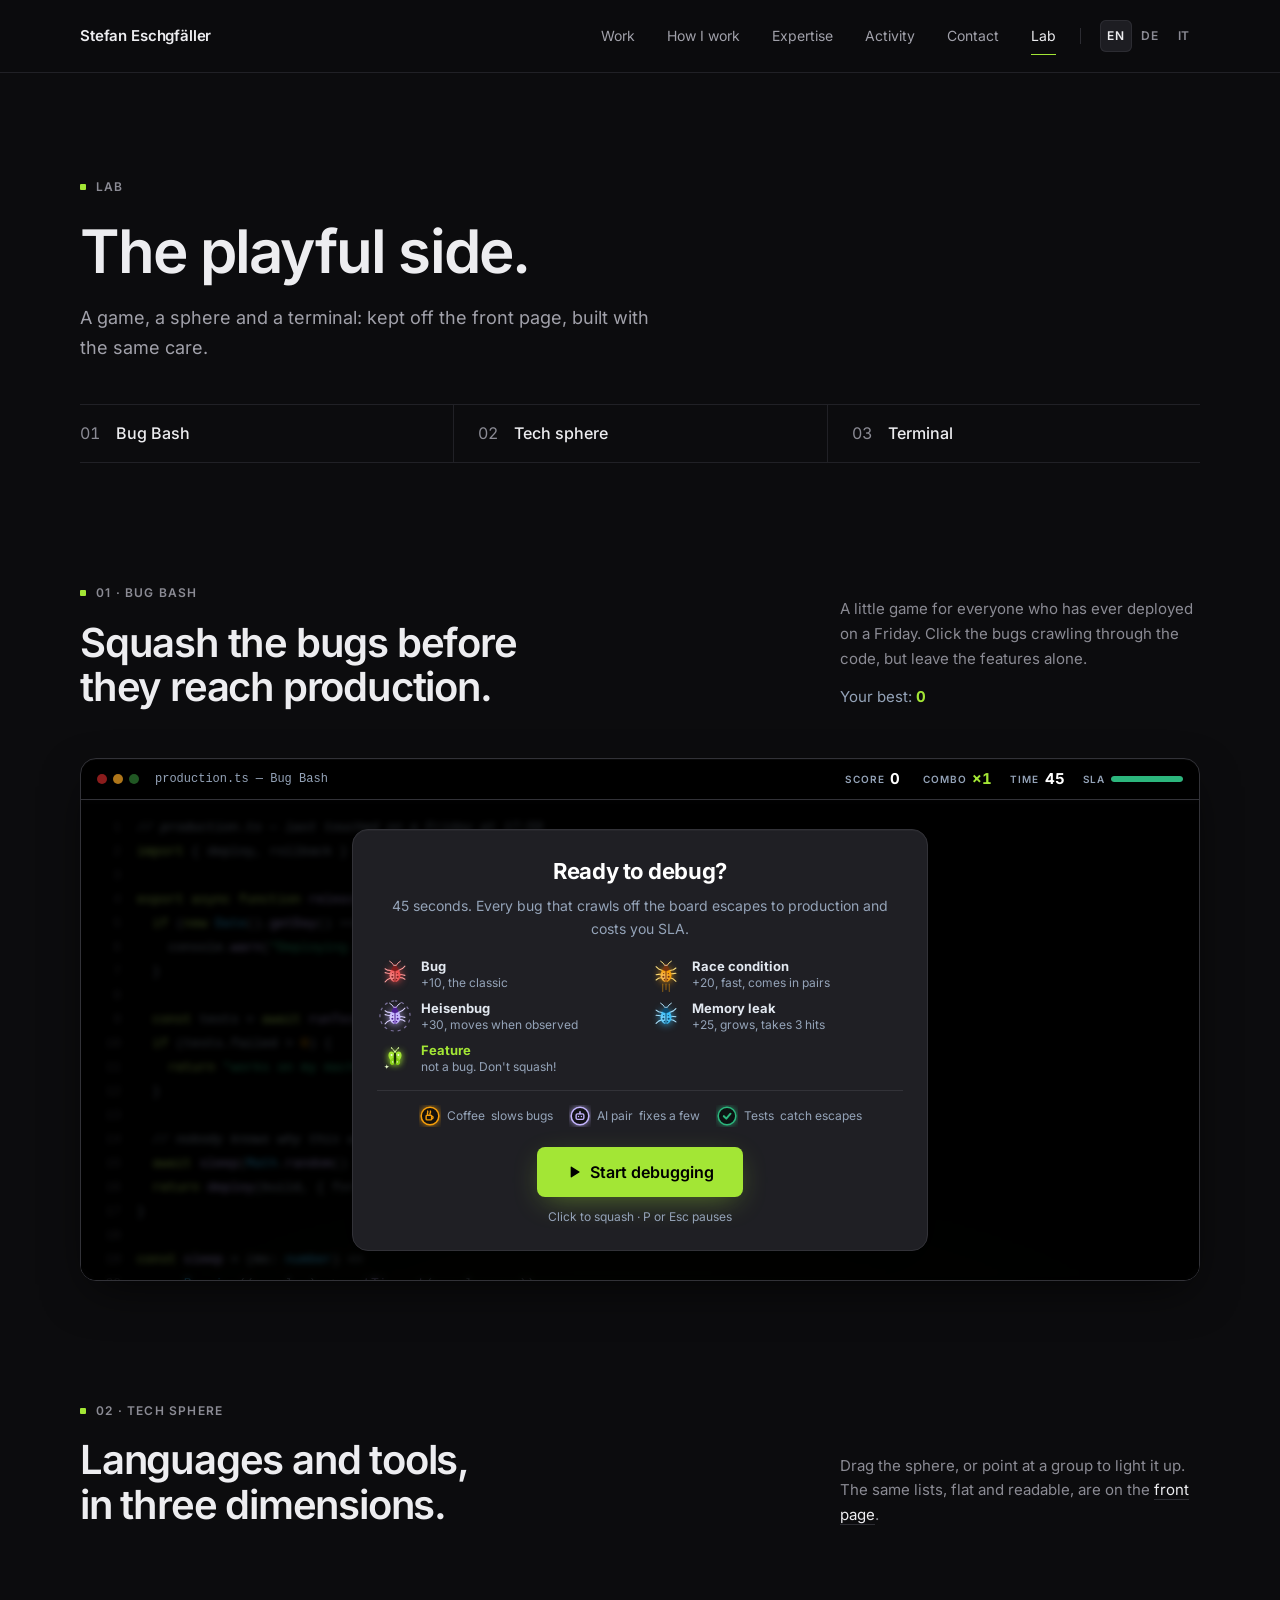
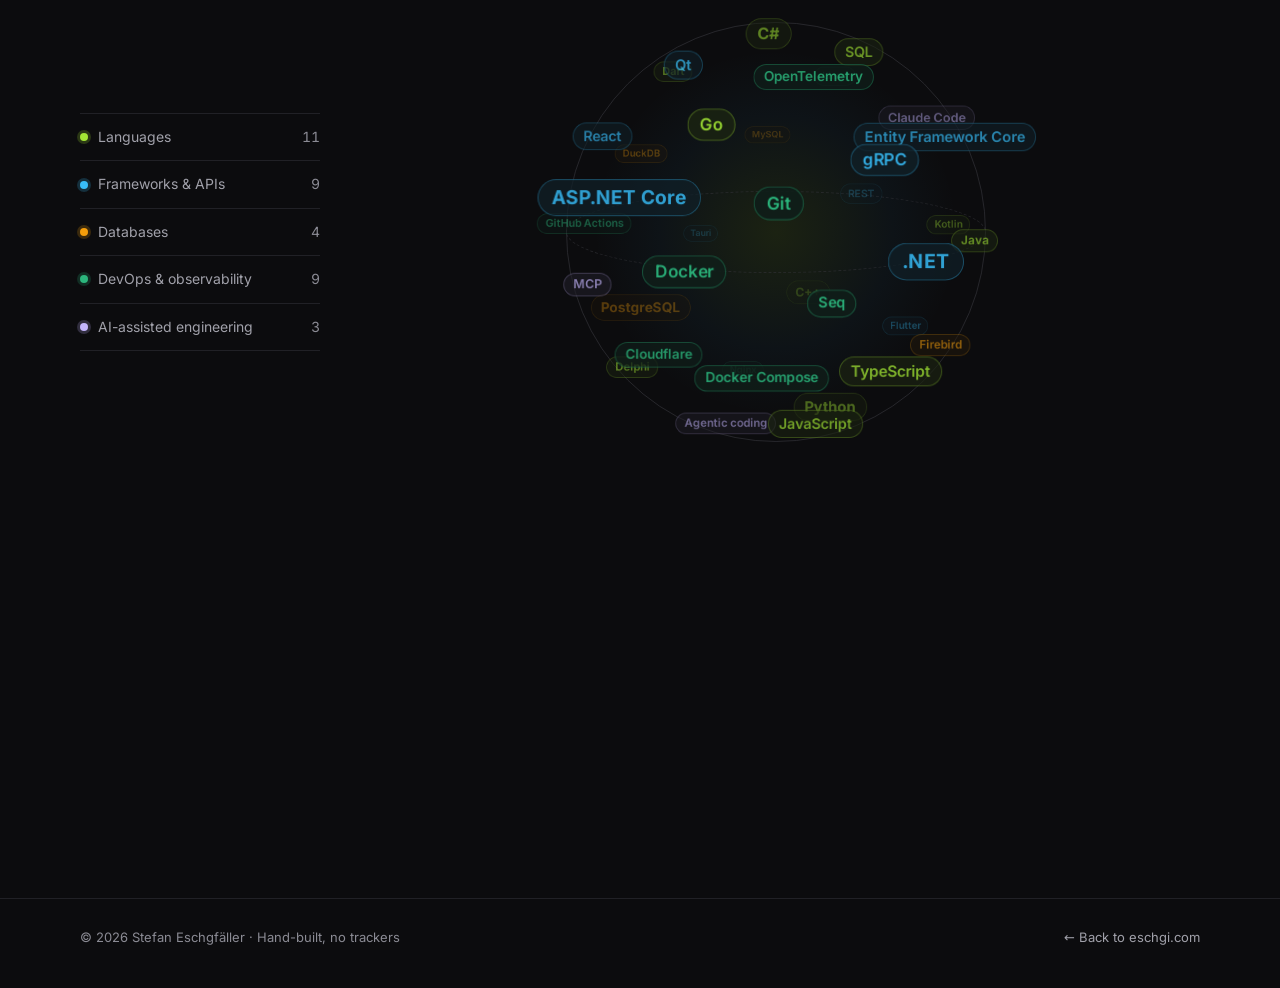
<file: docs/lab.html>
<!DOCTYPE html>
<html lang="en">
<head>
  <meta charset="UTF-8" />
  <meta name="viewport" content="width=device-width, initial-scale=1" />
  <title>Lab — Stefan Eschgfäller</title>
  <meta name="description" content="The playful side of eschgi.com: Bug Bash, a game about squashing bugs before they reach production; the languages and tools as a 3D sphere; and a terminal with a few easter eggs." data-i18n-attr="content" />
  <meta name="theme-color" content="#0c0c0e" />
  <meta name="color-scheme" content="dark" />
  <link rel="canonical" href="https://eschgi.com/lab.html" />
  <link rel="icon" type="image/svg+xml" href="favicon.svg" />
  <link rel="preload" href="assets/fonts/inter-latin-variable.woff2" as="font" type="font/woff2" crossorigin />
  <link rel="stylesheet" href="styles.css" />
  <script>
    // Before anything is drawn: .js for the styles, and the visitor's language: the one they chose
    // here before, else the first of their browser's languages the site speaks, else English. A page
    // that is to be in German or Italian stays hidden until js/i18n.js has put it into that language,
    // 3 s at most. The same in index.html and lab.html.
    (function (root) {
      root.classList.add("js");
      var wanted = [];
      try {
        wanted.push(localStorage.getItem("eschgi.lang"));
      } catch (error) {
        // Storage can be unavailable; then the browser's languages decide.
      }
      wanted = wanted.concat(navigator.languages || [navigator.language]);
      var lang = "en";
      for (var i = 0; i < wanted.length; i++) {
        var code = String(wanted[i] || "").toLowerCase().split("-")[0];
        if (code === "en" || code === "de" || code === "it") {
          lang = code;
          break;
        }
      }
      root.setAttribute("data-lang", lang);
      if (lang !== "en") {
        root.classList.add("i18n-pending");
        setTimeout(function () {
          root.classList.remove("i18n-pending");
        }, 3000);
      }
    })(document.documentElement);
  </script>
  <script src="js/i18n.js" defer></script>
  <script src="js/site.js" defer></script>
  <script src="js/bugbash.js" defer></script>
  <script src="js/terminal.js" defer></script>
</head>
<body data-page="lab">
  <svg xmlns="http://www.w3.org/2000/svg" aria-hidden="true" style="display: none">
    <symbol id="i-menu" viewBox="0 0 24 24" fill="none" stroke="currentColor" stroke-width="2" stroke-linecap="round"><path d="M4 7h16M4 12h16M4 17h16" /></symbol>
    <symbol id="i-play" viewBox="0 0 24 24" fill="currentColor"><path d="M7 4.8v14.4a1 1 0 0 0 1.5.86l11.4-7.2a1 1 0 0 0 0-1.72L8.5 3.94A1 1 0 0 0 7 4.8Z" /></symbol>
    <symbol id="i-replay" viewBox="0 0 24 24" fill="none" stroke="currentColor" stroke-width="2" stroke-linecap="round" stroke-linejoin="round"><path d="M3.5 12a8.5 8.5 0 1 0 2.5-6" /><path d="M3.5 3.5V8H8" /></symbol>
  </svg>

  <a href="#main" class="skip-link" data-i18n>Skip to content</a>

  <header class="site-header">
    <div class="wrap site-header__bar">
      <a class="site-name" href="./">Stefan Eschgfäller</a>
      <nav class="site-nav" aria-label="Main" data-i18n-attr="aria-label">
        <a href="./#work" data-i18n>Work</a>
        <a href="./#how" data-i18n>How I work</a>
        <a href="./#expertise" data-i18n>Expertise</a>
        <a href="./#activity" data-i18n>Activity</a>
        <a href="./#contact" data-i18n>Contact</a>
        <a href="lab.html" aria-current="page">Lab</a>
      </nav>
      <div class="lang-switch needs-js" role="group" aria-label="Language" data-i18n-attr="aria-label" data-lang-switch>
        <button type="button" lang="en" title="English" aria-label="English" aria-pressed="true">EN</button>
        <button type="button" lang="de" title="Deutsch" aria-label="Deutsch" aria-pressed="false">DE</button>
        <button type="button" lang="it" title="Italiano" aria-label="Italiano" aria-pressed="false">IT</button>
      </div>
      <button class="menu-button" type="button" data-nav-toggle aria-expanded="false" aria-controls="mobile-menu">
        <svg aria-hidden="true"><use href="#i-menu" /></svg>
        <span class="sr-only" data-i18n>Menu</span>
      </button>
    </div>
    <nav id="mobile-menu" class="mobile-menu" aria-label="Main" data-i18n-attr="aria-label" data-nav-menu hidden>
      <div class="wrap">
        <a href="./#work" data-i18n>Work</a>
        <a href="./#how" data-i18n>How I work</a>
        <a href="./#expertise" data-i18n>Expertise</a>
        <a href="./#activity" data-i18n>Activity</a>
        <a href="./#contact" data-i18n>Contact</a>
        <a href="lab.html" aria-current="page">Lab</a>
      </div>
    </nav>
  </header>

  <main id="main">
    <section class="wrap lab-intro" aria-labelledby="lab-title">
      <p class="label">Lab</p>
      <h1 id="lab-title" data-i18n>The playful side.</h1>
      <p class="lab-intro__lead" data-i18n>A game, a sphere and a terminal: kept off the front page, built with the same care.</p>
      <nav class="lab-toc" aria-label="On this page" data-i18n-attr="aria-label">
        <a href="#bugbash"><span>01</span>Bug Bash</a>
        <a href="#sphere" data-i18n><span>02</span>Tech sphere</a>
        <a href="#terminal" data-i18n><span>03</span>Terminal</a>
      </nav>
    </section>

    <!-- ===================================================================== BUG BASH -->
    <section class="wrap section" id="bugbash" aria-labelledby="bugbash-title">
      <div class="section-top reveal">
        <div>
          <p class="label">01 · Bug Bash</p>
          <h2 id="bugbash-title" data-i18n>Squash the bugs before they reach production.</h2>
        </div>
        <div class="section-note">
          <p data-i18n>A little game for everyone who has ever deployed on a Friday. Click the bugs crawling through the code, but leave the features alone.</p>
          <p class="bugbash__best needs-js"><span data-i18n>Your best:</span> <strong data-bb-best>0</strong></p>
        </div>
      </div>

      <div class="game reveal needs-js" data-bugbash>
        <div class="window-bar game__bar">
          <span class="window-dots" aria-hidden="true"><span></span><span></span><span></span></span>
          <span class="window-title">production.ts — Bug Bash</span>
          <div class="game__hud" aria-live="off">
            <span class="hud-item"><span class="hud-item__label" data-i18n>Score</span><strong data-bb-score>0</strong></span>
            <span class="hud-item hud-item--combo" data-bb-combo-wrap><span class="hud-item__label">Combo</span><strong data-bb-combo>×1</strong></span>
            <span class="hud-item"><span class="hud-item__label" data-i18n>Time</span><strong data-bb-time>45</strong></span>
            <span class="hud-item hud-item--sla"><span class="hud-item__label">SLA</span><span class="sla"><span class="sla__fill" data-bb-sla></span></span></span>
            <span class="hud-item hud-item--tests" data-bb-shield hidden><span class="hud-item__label" data-i18n>Tests</span><strong data-bb-shield-count>2</strong></span>
          </div>
        </div>

        <div class="game__board" data-bb-board>
          <pre class="game__code" aria-hidden="true" data-bb-code><span class="bb-line"><span class="tok-dim">// production.ts — last touched on a Friday at 17:59</span></span>
<span class="bb-line"><span class="tok-kw">import</span> { deploy, rollback } <span class="tok-kw">from</span> <span class="tok-str">"./yolo"</span>;</span>
<span class="bb-line"></span>
<span class="bb-line"><span class="tok-kw">export async function</span> <span class="tok-fn">release</span>(build: <span class="tok-type">Build</span>) {</span>
<span class="bb-line">  <span class="tok-kw">if</span> (<span class="tok-kw">new</span> <span class="tok-type">Date</span>().<span class="tok-fn">getDay</span>() === <span class="tok-lit">5</span>) {</span>
<span class="bb-line">    console.<span class="tok-fn">warn</span>(<span class="tok-str">"Deploying on a Friday. Bold."</span>);</span>
<span class="bb-line">  }</span>
<span class="bb-line"></span>
<span class="bb-line">  <span class="tok-kw">const</span> tests = <span class="tok-kw">await</span> <span class="tok-fn">runTests</span>(build); <span class="tok-dim">// TODO: write tests</span></span>
<span class="bb-line">  <span class="tok-kw">if</span> (tests.failed &gt; <span class="tok-lit">0</span>) {</span>
<span class="bb-line">    <span class="tok-kw">return</span> <span class="tok-str">"works on my machine"</span>;</span>
<span class="bb-line">  }</span>
<span class="bb-line"></span>
<span class="bb-line">  <span class="tok-dim">// nobody knows why this works. do not touch.</span></span>
<span class="bb-line">  <span class="tok-kw">await</span> <span class="tok-fn">sleep</span>(<span class="tok-type">Math</span>.<span class="tok-fn">random</span>() * <span class="tok-lit">1000</span>);</span>
<span class="bb-line">  <span class="tok-kw">return</span> <span class="tok-fn">deploy</span>(build, { force: <span class="tok-lit">true</span>, friday: <span class="tok-lit">true</span> });</span>
<span class="bb-line">}</span>
<span class="bb-line"></span>
<span class="bb-line"><span class="tok-kw">const</span> <span class="tok-fn">sleep</span> = (ms: <span class="tok-type">number</span>) =&gt;</span>
<span class="bb-line">  <span class="tok-kw">new</span> <span class="tok-type">Promise</span>((resolve) =&gt; <span class="tok-fn">setTimeout</span>(resolve, ms));</span></pre>
          <canvas class="game__canvas" data-bb-canvas tabindex="-1" aria-label="Bug Bash game board" data-i18n-attr="aria-label"></canvas>

          <div class="game__panel" data-bb-panel>
            <div class="game__panel-inner" data-bb-panel-content>
              <h3 class="game__panel-title" data-i18n>Ready to debug?</h3>
              <p class="game__panel-text" data-i18n>45 seconds. Every bug that crawls off the board escapes to production and costs you SLA.</p>
              <ul class="bb-legend" data-bb-legend>
                <li data-kind="bug"><canvas width="44" height="44"></canvas><span data-i18n><strong>Bug</strong>+10, the classic</span></li>
                <li data-kind="race"><canvas width="44" height="44"></canvas><span data-i18n><strong>Race condition</strong>+20, fast, comes in pairs</span></li>
                <li data-kind="heisen"><canvas width="44" height="44"></canvas><span data-i18n><strong>Heisenbug</strong>+30, moves when observed</span></li>
                <li data-kind="leak"><canvas width="44" height="44"></canvas><span data-i18n><strong>Memory leak</strong>+25, grows, takes 3 hits</span></li>
                <li data-kind="feature"><canvas width="44" height="44"></canvas><span data-i18n><strong>Feature</strong>not a bug. Don't squash!</span></li>
              </ul>
              <ul class="bb-powerups">
                <li><canvas width="30" height="30" data-power="coffee"></canvas><span data-i18n>Coffee</span><span class="bb-powerups__more" data-i18n>slows bugs</span></li>
                <li><canvas width="30" height="30" data-power="ai"></canvas><span data-i18n>AI pair</span><span class="bb-powerups__more" data-i18n>fixes a few</span></li>
                <li><canvas width="30" height="30" data-power="tests"></canvas><span data-i18n>Tests</span><span class="bb-powerups__more" data-i18n>catch escapes</span></li>
              </ul>
              <button class="btn btn--primary btn--lg" type="button" data-bb-start>
                <svg aria-hidden="true"><use href="#i-play" /></svg>
                <span data-i18n>Start debugging</span>
              </button>
              <p class="game__hint"><span class="hide-touch" data-i18n>Click to squash · P or Esc pauses</span><span class="show-touch" data-i18n>Tap to squash</span></p>
            </div>
          </div>
        </div>
      </div>

      <noscript><p class="activity__fallback">Bug Bash needs JavaScript — the bugs are made of it.</p></noscript>
    </section>

    <!-- ===================================================================== SPHERE (reads the front page's expertise lists) -->
    <section class="wrap section" id="sphere" aria-labelledby="sphere-title">
      <div class="section-top reveal">
        <div>
          <p class="label" data-i18n>02 · Tech sphere</p>
          <h2 id="sphere-title" data-i18n>Languages and tools, in three dimensions.</h2>
        </div>
        <p class="section-note"><span class="hide-touch" data-i18n>Drag the sphere, or point at a group to light it up.</span><span class="show-touch" data-i18n>Drag the sphere to spin it.</span> <span data-i18n>The same lists, flat and readable, are on the <a href="./#expertise">front page</a>.</span></p>
      </div>
      <div class="sphere-lab reveal needs-js">
        <ul class="sphere-legend" data-sphere-legend aria-label="Groups" data-i18n-attr="aria-label"></ul>
        <div class="sphere-wrap" aria-hidden="true">
          <div class="sphere" data-sphere></div>
          <div class="sphere__glow"></div>
        </div>
      </div>
    </section>

    <!-- ===================================================================== TERMINAL -->
    <section class="wrap section" id="terminal" aria-labelledby="terminal-title">
      <div class="section-top reveal">
        <div>
          <p class="label" data-i18n>03 · Terminal</p>
          <h2 id="terminal-title" data-i18n>Prefer the command line?</h2>
        </div>
        <p class="section-note" data-i18n>Type <code class="inline-code">help</code> and press Enter. Not every command is in the help; curiosity is rewarded.</p>
      </div>

      <div class="code-well cli reveal needs-js" id="cli">
        <div class="window-bar">
          <span class="window-dots" aria-hidden="true"><span></span><span></span><span></span></span>
          <span class="window-title">stefan@eschgi: ~</span>
        </div>
        <div class="cli__body">
          <div class="cli__log" id="cli-log" role="log" aria-live="polite" aria-label="Command output" data-i18n-attr="aria-label">
            <div class="cli__line dim" data-i18n>Welcome to eschgi.com — type <span class="cli__key">help</span> to get started.</div>
          </div>
          <form class="cli__form" id="cli-form" autocomplete="off">
            <label class="cli__ps1" for="cli-input"><span class="text-accent">stefan@eschgi</span>:<span class="text-info">~</span>$</label>
            <input id="cli-input" class="cli__input" type="text" name="cmd"
                   aria-label="Type a command and press Enter" data-i18n-attr="aria-label"
                   autocomplete="off" autocapitalize="off" autocorrect="off" spellcheck="false" />
          </form>
        </div>
      </div>
    </section>
  </main>

  <footer class="site-footer">
    <div class="wrap site-footer__bar">
      <span>© <span data-year>2026</span> Stefan Eschgfäller · <span data-i18n>Hand-built, no trackers</span></span>
      <span><a href="./" data-i18n>← Back to eschgi.com</a></span>
    </div>
  </footer>
</body>
</html>
</file>
<file: docs/styles.css>
/* ==========================================================================
   eschgi.com — Stefan Eschgfäller
   Dependency-free and build-free: GitHub Pages serves this folder as it is.

   "Quiet Graphite": the Graphite palette of the trading software's web app
   (a near-black page, rules on #212126, the lime accent #a3e635), used with
   restraint. One accent, sparingly; no glow, no motion of its own; the work
   comes first. The playful parts live on the Lab page, whose component
   styles follow the page styles below.
   ========================================================================== */

/* Self-hosted, so the page makes no third-party request. Latin subset,
   variable weight. SIL OFL 1.1, see assets/fonts/inter-LICENSE.txt. */
@font-face {
  font-family: "Inter Variable";
  font-style: normal;
  font-weight: 100 900;
  font-display: swap;
  src: url("assets/fonts/inter-latin-variable.woff2") format("woff2-variations");
  unicode-range: U+0000-00FF, U+0131, U+0152-0153, U+02BB-02BC, U+02C6, U+02DA,
    U+02DC, U+0304, U+0308, U+0329, U+2000-206F, U+20AC, U+2122, U+2191, U+2193,
    U+2212, U+2215, U+FEFF, U+FFFD;
}

:root {
  /* The page. */
  --bg: #0c0c0e;
  --surface: #131316;
  --line: #212126;
  --line-2: #2c2c32;
  --text: #ededf0;
  --body: #a1a1aa;
  --muted: #8b8b94;
  --accent: #a3e635;

  /* Graphite's tokens, for the Lab's components. */
  --ink-950: #000000;
  --ink-900: #16161a;
  --ink-850: #0c0c0e;
  --ink-800: #1f1f24;
  --ink-700: #26262b;
  --ink-600: #323238;
  --ink-500: #4a4a54;
  --accent-300: #bef264;
  --accent-500: #84cc16;
  --on-accent: #000000;
  --positive: #2cb67d;
  --negative: #f05252;
  --warning: #f59e0b;
  --info: #38bdf8;
  --violet: #c4b5fd;
  --node-green: #2e7d32;
  --node-blue: #1565c0;
  --node-amber: #f9a825;
  --node-red: #c62828;
  --white: #ffffff;
  --slate-200: #e2e8f0;
  --slate-300: #cbd5e1;
  --slate-400: #94a3b8;

  --font-sans: "Inter Variable", ui-sans-serif, system-ui, -apple-system,
    "Segoe UI Variable", "Segoe UI", Roboto, Helvetica, Arial, sans-serif;
  --font-mono: ui-monospace, SFMono-Regular, "SF Mono", Menlo, Monaco,
    "Cascadia Code", Consolas, "Liberation Mono", "Courier New", monospace;

  --radius-tile: 8px;
  --radius-card: 12px;
  --radius-hero: 16px;
  --shadow-lift: inset 0 1px 0 rgb(255 255 255 / 0.03), 0 16px 48px -12px rgb(0 0 0 / 0.7);
  --shadow-accent: 0 8px 30px -8px rgb(163 230 53 / 0.45);
  --ease-soft: cubic-bezier(0.16, 1, 0.3, 1);
  --hover-lift: color-mix(in srgb, var(--ink-800) 88%, white 12%);

  color-scheme: dark;
}

/* ---------------------------------------------------------------- base */
*,
*::before,
*::after {
  box-sizing: border-box;
}

html {
  -webkit-text-size-adjust: 100%;
  scroll-padding-top: 5rem;
  background: var(--bg);
}

@media (prefers-reduced-motion: no-preference) {
  html {
    scroll-behavior: smooth;
  }
}

body {
  position: relative;
  isolation: isolate;
  margin: 0;
  min-height: 100vh;
  overflow-x: hidden;
  background: var(--bg);
  color: var(--body);
  font-family: var(--font-sans);
  font-size: 1rem;
  line-height: 1.6;
  -webkit-font-smoothing: antialiased;
  -moz-osx-font-smoothing: grayscale;
}

h1,
h2,
h3,
p,
ul,
ol,
dl,
dd,
figure {
  margin: 0;
}

ul,
ol {
  padding: 0;
  list-style: none;
}

img,
svg,
canvas {
  display: block;
}

a {
  color: inherit;
  text-decoration: none;
}

button {
  font: inherit;
  color: inherit;
}

code,
pre {
  font-family: var(--font-mono);
  font-variant-ligatures: none;
}

[hidden] {
  display: none !important;
}

::selection {
  background: var(--accent);
  color: var(--on-accent);
}

:focus-visible {
  outline: 2px solid color-mix(in srgb, var(--accent) 80%, transparent);
  outline-offset: 3px;
  border-radius: 2px;
}

.sr-only {
  position: absolute;
  width: 1px;
  height: 1px;
  overflow: hidden;
  clip: rect(0 0 0 0);
  white-space: nowrap;
}

.skip-link {
  position: absolute;
  left: 1rem;
  top: -4rem;
  z-index: 100;
  padding: 0.5rem 1rem;
  border-radius: var(--radius-tile);
  background: var(--accent);
  color: var(--on-accent);
  font-weight: 600;
}

.skip-link:focus {
  top: 1rem;
}

.wrap {
  width: min(70rem, 100% - 2.5rem);
  margin-inline: auto;
}

/* The small uppercase label above a heading, with the accent's one square. */
.label {
  display: flex;
  align-items: center;
  gap: 0.625rem;
  color: var(--muted);
  font-size: 0.75rem;
  font-weight: 600;
  letter-spacing: 0.1em;
  text-transform: uppercase;
}

.label::before {
  content: "";
  flex: none;
  width: 6px;
  height: 6px;
  border-radius: 1px;
  background: var(--accent);
}

h1,
h2,
h3 {
  color: var(--text);
  font-weight: 600;
  letter-spacing: -0.03em;
  text-wrap: balance;
}

/* Links in running text and the arrowed link rows. */
.section-note a,
.activity__fallback a,
.lab-intro__lead a {
  color: var(--text);
  border-bottom: 1px solid var(--line-2);
  transition: border-color 120ms linear;
}

.section-note a:hover,
.activity__fallback a:hover {
  border-bottom-color: var(--accent);
}

.text-links {
  display: flex;
  flex-wrap: wrap;
  gap: 0.75rem 1.75rem;
  font-size: 0.9375rem;
  font-weight: 500;
}

.text-links a {
  padding-bottom: 0.25rem;
  border-bottom: 1px solid var(--line-2);
  color: var(--text);
  transition: border-color 120ms linear;
}

.text-links a:first-child,
.text-links a:hover {
  border-bottom-color: var(--accent);
}

.text-links--small {
  margin-top: 1.375rem;
  font-size: 0.875rem;
}

.text-links--small a:first-child {
  border-bottom-color: var(--line-2);
}

.text-links--small a:hover {
  border-bottom-color: var(--accent);
}

/* -------------------------------------------------------------- header */
.site-header {
  position: sticky;
  top: 0;
  z-index: 50;
  border-bottom: 1px solid var(--line);
  background: rgb(12 12 14 / 0.88);
  -webkit-backdrop-filter: blur(10px);
  backdrop-filter: blur(10px);
}

.site-header__bar {
  display: flex;
  align-items: center;
  gap: 0.75rem;
  height: 4.5rem;
}

/* The name holds the left; the nav, the language switch and the menu button sit on the right.
   On the narrowest phones the name gives way before anything overflows. */
.site-name {
  min-width: 0;
  margin-right: auto;
  overflow: hidden;
  color: var(--text);
  font-size: 0.9375rem;
  font-weight: 600;
  letter-spacing: -0.01em;
  white-space: nowrap;
  text-overflow: ellipsis;
}

/* The language switch: the three languages by their codes, the one in use lit as the games'
   pickers light theirs. Each language is named in its own language for screen readers. */
.lang-switch {
  display: flex;
  flex: none;
  gap: 0.125rem;
}

.lang-switch button {
  min-width: 2rem;
  height: 2rem;
  padding: 0 0.375rem;
  border: 0;
  border-radius: 6px;
  background: transparent;
  color: var(--muted);
  font-size: 0.75rem;
  font-weight: 600;
  letter-spacing: 0.06em;
  cursor: pointer;
  transition: color 120ms linear, background-color 120ms linear;
}

.lang-switch button:hover {
  color: var(--text);
}

.lang-switch button[aria-pressed="true"] {
  background: #1d1d22;
  box-shadow: inset 0 0 0 1px var(--line-2);
  color: var(--text);
}

/* Room for the whole name beside the switch and the menu button on the narrowest phones. */
@media (max-width: 359px) {
  .site-header__bar {
    gap: 0.5rem;
  }

  .lang-switch button {
    min-width: 1.75rem;
    padding: 0 0.25rem;
  }
}

.site-nav {
  display: none;
  gap: 2rem;
  font-size: 0.875rem;
}

.site-nav a {
  position: relative;
  color: var(--body);
  transition: color 120ms linear;
}

.site-nav a:hover,
.site-nav a[aria-current] {
  color: var(--text);
}

.site-nav a[aria-current]::after {
  content: "";
  position: absolute;
  left: 0;
  right: 0;
  bottom: -0.5rem;
  height: 1px;
  background: var(--accent);
}

.menu-button {
  display: inline-grid;
  place-items: center;
  width: 2.5rem;
  height: 2.5rem;
  padding: 0;
  border: 1px solid var(--line-2);
  border-radius: var(--radius-tile);
  background: transparent;
  color: var(--text);
  cursor: pointer;
}

.menu-button svg {
  width: 1.125rem;
  height: 1.125rem;
}

.mobile-menu {
  border-top: 1px solid var(--line);
  background: var(--bg);
}

.mobile-menu .wrap {
  display: flex;
  flex-direction: column;
  padding-block: 0.75rem 1.25rem;
}

.mobile-menu a {
  padding: 0.625rem 0;
  border-bottom: 1px solid var(--line);
  color: var(--text);
  font-size: 0.9375rem;
}

@media (min-width: 860px) {
  .site-header__bar {
    gap: 1.5rem;
  }

  .site-nav {
    display: flex;
  }

  /* Set off from the nav by a short rule. */
  .lang-switch {
    position: relative;
    padding-left: 1.25rem;
  }

  .lang-switch::before {
    content: "";
    position: absolute;
    top: 50%;
    left: 0;
    height: 1rem;
    border-left: 1px solid var(--line-2);
    transform: translateY(-50%);
  }

  .menu-button,
  .mobile-menu {
    display: none !important;
  }
}

/* ---------------------------------------------------------------- hero */
.hero {
  display: grid;
  grid-template-columns: minmax(0, 1fr);
  gap: 2.5rem;
  padding-block: 3.5rem 3.5rem;
}

.hero h1 {
  margin-top: 1.5rem;
  font-size: clamp(2.25rem, 1.2rem + 4.6vw, 4.25rem);
  line-height: 1.02;
  letter-spacing: -0.035em;
}

.hero__lead {
  max-width: 38rem;
  margin-top: 1.75rem;
  font-size: 1.125rem;
  line-height: 1.7;
}

.hero .text-links {
  margin-top: 2.25rem;
}

.portrait {
  order: -1;
  width: 7.5rem;
}

.portrait img {
  width: 100%;
  height: auto;
  aspect-ratio: 5 / 6;
  object-fit: cover;
  object-position: 50% 30%;
  border-radius: 6px;
  filter: saturate(0.75) contrast(1.02);
}

.portrait figcaption {
  display: none;
}

@media (min-width: 960px) {
  .hero {
    grid-template-columns: minmax(0, 1.55fr) minmax(0, 1fr);
    align-items: end;
    gap: 5rem;
    padding-block: 7.5rem 6rem;
  }

  .portrait {
    order: 0;
    justify-self: end;
    width: 18.75rem;
  }

  .portrait figcaption {
    display: flex;
    justify-content: space-between;
    margin-top: 0.875rem;
    color: var(--muted);
    font-size: 0.8125rem;
  }
}

/* --------------------------------------------------------------- facts */
.facts {
  display: grid;
  grid-template-columns: repeat(2, minmax(0, 1fr));
  border-top: 1px solid var(--line);
  border-bottom: 1px solid var(--line);
}

.facts > div {
  display: flex;
  flex-direction: column;
  padding: 1.5rem 1rem 1.5rem 0;
}

.facts > div:nth-child(n + 3) {
  border-top: 1px solid var(--line);
}

.facts > div:nth-child(even) {
  padding-left: 1.25rem;
  border-left: 1px solid var(--line);
}

.facts dd {
  order: -1;
  color: var(--text);
  font-size: 1.375rem;
  font-weight: 600;
  letter-spacing: -0.03em;
  font-variant-numeric: tabular-nums;
}

.facts dt {
  margin-top: 0.375rem;
  color: var(--muted);
  font-size: 0.8125rem;
}

@media (min-width: 960px) {
  .facts {
    grid-template-columns: 0.9fr 1.3fr 0.95fr 0.95fr;
  }

  .facts > div {
    padding: 2rem 1.75rem;
  }

  .facts > div:first-child {
    padding-left: 0;
  }

  .facts > div:nth-child(n + 3) {
    border-top: 0;
  }

  .facts > div + div {
    border-left: 1px solid var(--line);
  }

  .facts dd {
    font-size: 1.75rem;
  }
}

/* ------------------------------------------------------------- sections */
.section {
  padding-top: 5.5rem;
}

@media (min-width: 960px) {
  .section {
    padding-top: 7.5rem;
  }
}

.section-top {
  display: grid;
  grid-template-columns: minmax(0, 1fr);
  gap: 1.25rem;
}

.section-top h2 {
  margin-top: 1.125rem;
  font-size: clamp(1.875rem, 1.4rem + 1.6vw, 2.5rem);
  line-height: 1.12;
}

.section-note {
  max-width: 34rem;
  color: var(--muted);
  font-size: 0.9375rem;
  line-height: 1.65;
}

@media (min-width: 960px) {
  .section-top {
    grid-template-columns: minmax(0, 1fr) minmax(0, 22.5rem);
    align-items: end;
    gap: 4rem;
  }
}

/* ----------------------------------------------------------- the work */
.case {
  display: grid;
  grid-template-columns: minmax(0, 1fr);
  gap: 2.5rem;
  margin-top: 3.5rem;
  padding-top: 3.5rem;
  border-top: 1px solid var(--line);
}

@media (min-width: 960px) {
  .case {
    grid-template-columns: minmax(0, 1fr) minmax(0, 1.25fr);
    align-items: center;
    gap: 4rem;
    margin-top: 4rem;
    padding-top: 4rem;
  }

  .case--flip {
    grid-template-columns: minmax(0, 1.25fr) minmax(0, 1fr);
  }

  .case--flip .case__visual {
    order: -1;
  }
}

.case__tag {
  color: var(--muted);
  font-size: 0.8125rem;
}

.case__tag b {
  color: var(--text);
  font-weight: 500;
}

.case h3 {
  margin-top: 0.875rem;
  font-size: 1.875rem;
  line-height: 1.15;
}

.case__text > p:not(.case__tag):not(.case__stack) {
  margin-top: 1rem;
  line-height: 1.7;
}

/* Equal columns, none narrower than its longest word ("Überfüllung" on a phone). */
.case__facts {
  display: grid;
  grid-template-columns: repeat(3, minmax(min-content, 1fr));
  gap: 1rem;
  margin-top: 1.75rem;
  padding-top: 1.5rem;
  border-top: 1px solid var(--line);
}

.case__facts > div {
  display: flex;
  flex-direction: column;
}

.case__facts dd {
  order: -1;
  color: var(--text);
  font-size: 1.375rem;
  font-weight: 600;
  letter-spacing: -0.02em;
}

.case__facts dt {
  color: var(--muted);
  font-size: 0.8125rem;
}

.case__stack {
  margin-top: 1.5rem;
  color: var(--muted);
  font-size: 0.8125rem;
  line-height: 1.7;
}

.case__stack b {
  margin-right: 0.25rem;
  color: var(--body);
  font-weight: 500;
}

.case__visual {
  position: relative;
  border: 1px solid var(--line);
  border-radius: 10px;
  background: var(--surface);
}

/* The illustrative backtest: demo data, never a screenshot. */
.chart {
  padding: 1.5rem;
}

.chart__head,
.chart__foot,
.scale__head,
.scale__foot {
  display: flex;
  flex-wrap: wrap;
  justify-content: space-between;
  gap: 0.5rem 1rem;
  color: var(--muted);
  font-size: 0.75rem;
}

.chart__legend {
  display: flex;
  margin-top: 0.625rem;
  color: var(--muted);
  font-size: 0.75rem;
  flex-wrap: wrap;
  gap: 0.5rem 1.125rem;
}

.chart__legend > span {
  display: inline-flex;
  align-items: center;
  gap: 0.4375rem;
}

.chart__key {
  width: 1rem;
  border-top: 2px solid;
}

.chart__key--strategy {
  border-color: var(--accent);
}

.chart__key--hold {
  border-color: #8b8b94;
  border-top-style: dashed;
}

.chart__key--random {
  border-color: #5b5b63;
  border-top-style: dotted;
}

.chart__plot {
  width: 100%;
  height: 15rem;
  margin: 1.125rem 0 0.75rem;
}

/* Share's own screenshots, the phone overlapping the computer. */
.shots {
  padding: 1.375rem 1.375rem 2.125rem;
}

.shots__computer {
  width: 86%;
  height: auto;
  border: 1px solid var(--line-2);
  border-radius: 6px;
}

.shots__phone {
  position: absolute;
  right: 1.375rem;
  bottom: 1.375rem;
  width: 23%;
  padding: 4px;
  border-radius: 20px;
  background: #1b1b1f;
  box-shadow: 0 0 0 1px #34343b, 0 20px 40px -12px #000;
}

.shots__phone img {
  width: 100%;
  height: auto;
  border-radius: 16px;
}

/* Below a game's controls, the caption sits apart, as it does under the scale. */
.play__controls + .chart__foot {
  padding-top: 0.875rem;
  border-top: 1px solid var(--line);
}

.chart__legend b {
  color: var(--body);
  font-weight: 500;
  font-variant-numeric: tabular-nums;
}

/* The backtest game (js/backtest.js), drawn in the plot's own pixels: a candle a day, the 30 days
   of history dimmed, the strategy's line on top. */
.backtest__history {
  fill: #ffffff;
  opacity: 0.025;
}

.backtest__history-label {
  fill: #6b6b74;
  font: 500 10px var(--font-sans);
  letter-spacing: 0.04em;
}

.backtest__start {
  stroke: #3f3f46;
  stroke-dasharray: 3 3;
}

.backtest__grid {
  stroke: #1f1f24;
}

.backtest__band {
  fill: var(--accent);
  opacity: 0.07;
}

.backtest__up {
  fill: #2cb67d;
}

.backtest__down {
  fill: #e5484d;
}

.backtest__past {
  opacity: 0.5;
}

.backtest__random,
.backtest__you {
  fill: none;
  stroke-width: 1.6;
  stroke-linejoin: round;
}

.backtest__random {
  stroke: #8b8b94;
  stroke-dasharray: 1 4;
  stroke-linecap: round;
}

.backtest__you {
  stroke: var(--accent);
  stroke-width: 2;
}

.backtest__area {
  fill: url(#backtest-fill);
}

.backtest__buy,
.backtest__dot {
  fill: var(--accent);
}

.backtest__sell {
  fill: #d4d4d8;
}

/* With JavaScript, holding everything is the market itself: its key in the legend is a candle. */
.chart__key--candle {
  position: relative;
  width: 0.375rem;
  height: 0.625rem;
  margin: 0 0.3125rem;
  border-top: 0;
  border-radius: 1px;
  background: #2cb67d;
}

.chart__key--candle::before {
  content: "";
  position: absolute;
  top: -0.1875rem;
  bottom: -0.1875rem;
  left: 50%;
  width: 1px;
  background: #2cb67d;
  transform: translateX(-50%);
}

/* foodProcess's packing scale (js/scale.js): a picture until someone plays it. The fruit and the
   lamps are the only colours beside the lime; the controls keep to the page's quiet style. */
.scale {
  padding: 1.25rem;
}

.scale__scene {
  margin: 0.75rem -0.5rem 0;
}

.scale__svg {
  display: block;
  width: 100%;
  height: auto;
  aspect-ratio: 600 / 312;
  -webkit-user-select: none;
  user-select: none;
}

/* scale.js switches to a closer crop of the scene below 520px. */
@media (max-width: 519px) {
  .scale__svg {
    aspect-ratio: 360 / 312;
  }
}

/* The tolerance light, as on the real scale: dark until lit; red lights under the target and
   orange ones over the tolerance, fewer the closer the weight is; all green on target. */
.scale__led {
  fill: #26282c;
}

.scale__led.is-under {
  fill: #ef4444;
}

.scale__led.is-ok {
  fill: #4ade80;
}

.scale__led.is-over {
  fill: #f97316;
}

/* The scale's screen, laid out like the real one: product and operator, Net in kg, a big check
   (or minus, or plus) beside a fill bar, and a row of small icons. */
.scale__tft-label {
  fill: rgb(255 255 255 / 0.8);
  font: 600 5.4px var(--font-sans);
}

.scale__tft-weight {
  fill: #ffffff;
  font: 700 12.5px var(--font-sans);
  font-variant-numeric: tabular-nums;
}

.scale__tft-unit {
  font-size: 7px;
  font-weight: 600;
}

.scale__tft-product {
  fill: #1f2328;
  font: 700 6.2px var(--font-sans);
}

.scale__tft-small {
  fill: #4b5563;
  font: 500 5.6px var(--font-sans);
}

.scale__tft-small--muted {
  fill: #8a9099;
}

.scale__tft-icon {
  fill: #ffffff;
  stroke: #c5cad0;
  stroke-width: 1.2;
}

.scale__tft-glyph {
  fill: none;
  stroke: #c5cad0;
  stroke-width: 4.2;
  stroke-linecap: round;
  stroke-linejoin: round;
}

.scale__tft-bar {
  fill: #c5cad0;
}

.scale__tft-glyph.is-under {
  stroke: #ef4444;
}

.scale__tft-bar.is-under {
  fill: #ef4444;
}

.scale__tft-glyph.is-ok {
  stroke: #3da33a;
}

.scale__tft-bar.is-ok {
  fill: #3da33a;
}

.scale__tft-glyph.is-over {
  stroke: #f97316;
}

.scale__tft-bar.is-over {
  fill: #f97316;
}

.scale__tft-tiny {
  fill: #a3a9b0;
  font: 600 5px var(--font-sans);
  letter-spacing: 0.04em;
}

.scale__tft-tiny.is-on {
  fill: #1f2328;
}

/* The RFID reader, where the operator's badge logs them in. */
.scale__rfid rect,
.scale__rfid path {
  fill: none;
  stroke: #5b6067;
  stroke-width: 1.3;
  transition: stroke 160ms linear;
}

.scale__rfid circle {
  fill: #8b9097;
}

.scale__rfid.is-reading rect,
.scale__rfid.is-reading path {
  stroke: var(--accent);
}

.scale__rfid.is-reading circle {
  fill: var(--accent);
}

.scale__punnet-shadow {
  fill: #000000;
  opacity: 0.22;
}

.scale__punnet-back {
  fill: rgb(255 255 255 / 0.03);
  stroke: rgb(255 255 255 / 0.12);
}

.scale__punnet-front {
  fill: rgb(210 222 255 / 0.055);
  stroke: rgb(255 255 255 / 0.32);
  stroke-width: 1.2;
  stroke-linejoin: round;
}

.scale__punnet-ribs {
  fill: none;
  stroke: rgb(255 255 255 / 0.07);
}

.scale__punnet-rim {
  fill: rgb(255 255 255 / 0.1);
  stroke: rgb(255 255 255 / 0.34);
}

.scale__label rect {
  fill: #f3f3ef;
}

.scale__label-name {
  fill: #52525b;
  font: 700 5.4px var(--font-sans);
  letter-spacing: 0.06em;
}

.scale__label-weight {
  fill: #111114;
  font: 700 9px var(--font-sans);
}

.scale__label-code {
  fill: #111114;
}

/* ------------------------------------------------- the mini games' controls
   Shared by the scale beside foodProcess and the backtest beside the trading software: a
   picker, a row of buttons, the results and a status line. */
.play__controls {
  display: grid;
  gap: 0.75rem;
  margin-top: 1rem;
}

.play__choices {
  display: grid;
  grid-template-columns: repeat(3, minmax(0, 1fr));
  gap: 0.25rem;
  padding: 0.25rem;
  border: 1px solid var(--line);
  border-radius: 10px;
  background: var(--bg);
}

.play__choice {
  display: grid;
  justify-items: center;
  gap: 0.0625rem;
  padding: 0.4375rem 0.25rem;
  border: 0;
  border-radius: 7px;
  background: transparent;
  color: var(--muted);
  font-size: 0.75rem;
  line-height: 1.3;
  cursor: pointer;
}

.play__choice b {
  color: var(--body);
  font-size: 0.8125rem;
  font-weight: 500;
  -webkit-hyphens: auto;
  hyphens: auto;
}

.play__choice:hover b,
.play__choice[aria-pressed="true"] b {
  color: var(--text);
}

.play__choice[aria-pressed="true"] {
  background: #1d1d22;
  box-shadow: inset 0 0 0 1px var(--line-2);
}

.play__row {
  display: grid;
  grid-template-columns: minmax(0, 1fr);
}

/* A longer language's labels wrap rather than overflow: no column is narrower than its longest
   word, and a button's "hold" moves below its label when the two don't fit side by side. */
.play__row--actions {
  grid-template-columns: minmax(min-content, 1.3fr) minmax(min-content, 1fr) minmax(min-content, 0.8fr);
  gap: 0.5rem;
}

.play__row--trade {
  grid-template-columns: minmax(min-content, 1fr) minmax(min-content, 1fr) minmax(min-content, 1.4fr);
}

.play__button {
  display: inline-flex;
  flex-wrap: wrap;
  align-items: center;
  justify-content: center;
  gap: 0 0.375rem;
  min-height: 2.75rem;
  padding: 0.5rem 0.75rem;
  border: 1px solid var(--line-2);
  border-radius: 8px;
  background: transparent;
  color: var(--text);
  font-size: 0.875rem;
  font-weight: 500;
  line-height: 1.25;
  text-align: center;
  cursor: pointer;
  touch-action: manipulation;
  -webkit-touch-callout: none;
  -webkit-user-select: none;
  user-select: none;
  transition: background-color 120ms linear, border-color 120ms linear;
}

.play__button:hover:not(:disabled) {
  border-color: #3f3f46;
  background: #18181c;
}

.play__button:disabled {
  opacity: 0.4;
  cursor: default;
}

.play__button small {
  font-size: 0.75rem;
  font-weight: 400;
  opacity: 0.7;
}

.play__button--primary {
  border-color: var(--accent);
  background: var(--accent);
  color: var(--on-accent);
}

.play__button--primary:hover:not(:disabled) {
  border-color: var(--accent-300);
  background: var(--accent-300);
}

.play__button--primary.is-held,
.play__button--primary:active:not(:disabled) {
  border-color: var(--accent-500);
  background: var(--accent-500);
}

.play__kpis {
  display: grid;
  grid-template-columns: repeat(3, minmax(0, 1fr));
  gap: 0.75rem;
}

.play__kpis > div {
  display: flex;
  flex-direction: column;
}

.play__kpis dd {
  order: -1;
  color: var(--text);
  font-size: 1.25rem;
  font-weight: 600;
  letter-spacing: -0.02em;
  font-variant-numeric: tabular-nums;
}

.play__kpis dt {
  color: var(--muted);
  font-size: 0.75rem;
}

/* Two lines tall, so the controls don't jump as the messages change. */
.play__status {
  min-height: 3em;
  color: var(--muted);
  font-size: 0.8125rem;
  line-height: 1.5;
}

.scale__foot {
  padding-top: 0.875rem;
  border-top: 1px solid var(--line);
}

/* ---------------------------------------------------------- how I work */
.principles {
  display: grid;
  grid-template-columns: minmax(0, 1fr);
  gap: 2rem;
  margin-top: 3rem;
}

@media (min-width: 640px) {
  .principles {
    grid-template-columns: repeat(2, minmax(0, 1fr));
  }
}

@media (min-width: 960px) {
  .principles {
    grid-template-columns: repeat(4, minmax(0, 1fr));
    gap: 2.5rem;
    margin-top: 3.5rem;
  }
}

.principles li {
  padding-top: 1.375rem;
  border-top: 1px solid var(--line-2);
}

.principles small {
  color: var(--muted);
  font-size: 0.8125rem;
  font-variant-numeric: tabular-nums;
}

.principles h3 {
  margin-top: 0.625rem;
  font-size: 1.125rem;
  letter-spacing: -0.015em;
}

.principles p {
  margin-top: 0.5rem;
  font-size: 0.875rem;
  line-height: 1.65;
}

/* ----------------------------------------------------------- expertise */
.expertise {
  display: grid;
  grid-template-columns: repeat(2, minmax(0, 1fr));
  gap: 2rem 1.5rem;
  margin-top: 3rem;
}

@media (min-width: 860px) {
  .expertise {
    grid-template-columns: repeat(3, minmax(0, 1fr));
  }
}

@media (min-width: 1080px) {
  .expertise {
    grid-template-columns: repeat(5, minmax(0, 1fr));
    margin-top: 3.5rem;
  }
}

.expertise__group {
  padding-top: 1.125rem;
  border-top: 1px solid var(--line-2);
}

.expertise h3 {
  color: var(--muted);
  font-size: 0.8125rem;
  font-weight: 500;
  letter-spacing: 0;
}

.expertise ul {
  margin-top: 0.75rem;
}

.expertise li {
  padding: 0.1875rem 0;
  color: var(--text);
  font-size: 0.9375rem;
}

/* ------------------------------------------------------------ activity */
.activity {
  margin-top: 3rem;
}

.activity__numbers {
  display: grid;
  grid-template-columns: repeat(2, minmax(0, 1fr));
  gap: 1.75rem 1.5rem;
}

@media (min-width: 860px) {
  .activity__numbers {
    grid-template-columns: repeat(4, minmax(0, 1fr));
  }
}

.activity__numbers > div {
  display: flex;
  flex-direction: column;
}

.activity__numbers dd {
  order: -1;
  color: var(--text);
  font-size: clamp(2.25rem, 1.6rem + 2vw, 3rem);
  font-weight: 600;
  line-height: 1;
  letter-spacing: -0.045em;
  font-variant-numeric: tabular-nums;
}

.activity__numbers dt {
  margin-top: 0.625rem;
  color: var(--muted);
  font-size: 0.8125rem;
}

.weeks {
  margin-top: 2.75rem;
}

.weeks__bars {
  display: flex;
  align-items: flex-end;
  gap: 3px;
  height: 7.5rem;
  border-bottom: 1px solid var(--line-2);
}

.weeks__bars span {
  flex: 1 1 0;
  min-height: 2px;
  border-radius: 2px 2px 0 0;
  background: #3f3f46;
  transition: background-color 120ms linear;
}

.weeks__bars span.is-empty {
  background: var(--line);
}

.weeks__bars span:hover,
.weeks__bars span.is-latest {
  background: var(--accent);
}

.weeks__foot {
  display: flex;
  flex-wrap: wrap;
  justify-content: space-between;
  gap: 0.25rem 1rem;
  margin-top: 0.625rem;
  color: var(--muted);
  font-size: 0.75rem;
  font-variant-numeric: tabular-nums;
}

.activity__languages {
  margin-top: 2rem;
  font-size: 0.875rem;
  line-height: 1.8;
}

.activity__languages b {
  color: var(--text);
  font-weight: 500;
}

.activity__meta,
.activity__fallback {
  margin-top: 0.75rem;
  color: var(--muted);
  font-size: 0.8125rem;
}

.activity__fallback {
  margin-top: 2rem;
}

/* ------------------------------------------------------------- contact */
.contact {
  display: grid;
  gap: 1.75rem;
  margin-top: 6rem;
  padding-block: 3.5rem 4rem;
  border-top: 1px solid var(--line);
}

.contact h2 {
  max-width: 40rem;
  font-size: clamp(1.625rem, 1.3rem + 1.2vw, 2.125rem);
  line-height: 1.2;
}

@media (min-width: 960px) {
  .contact {
    grid-template-columns: minmax(0, 1fr) auto;
    align-items: end;
    margin-top: 7.5rem;
    padding-block: 4.5rem;
  }
}

/* -------------------------------------------------------------- footer */
.site-footer {
  border-top: 1px solid var(--line);
}

.site-footer__bar {
  display: flex;
  flex-wrap: wrap;
  justify-content: space-between;
  gap: 0.5rem 1.5rem;
  padding-block: 1.75rem 2.5rem;
  color: var(--muted);
  font-size: 0.8125rem;
}

.site-footer a {
  color: var(--body);
  transition: color 120ms linear;
}

.site-footer a:hover {
  color: var(--text);
}

/* ------------------------------------------------------------------ lab */
.lab-intro {
  padding-block: 4rem 0;
}

@media (min-width: 960px) {
  .lab-intro {
    padding-top: 6.5rem;
  }
}

.lab-intro h1 {
  margin-top: 1.5rem;
  font-size: clamp(2.5rem, 1.5rem + 3.6vw, 3.75rem);
  line-height: 1.04;
}

.lab-intro__lead {
  max-width: 36rem;
  margin-top: 1.25rem;
  font-size: 1.125rem;
  line-height: 1.7;
}

.lab-toc {
  display: grid;
  grid-template-columns: minmax(0, 1fr);
  margin-top: 2.5rem;
  border-top: 1px solid var(--line);
}

.lab-toc a {
  display: flex;
  gap: 1rem;
  padding: 1rem 0;
  border-bottom: 1px solid var(--line);
  color: var(--text);
  font-weight: 500;
  transition: color 120ms linear;
}

.lab-toc a span {
  color: var(--muted);
  font-weight: 400;
  font-variant-numeric: tabular-nums;
}

.lab-toc a:hover {
  color: var(--accent);
}

@media (min-width: 860px) {
  .lab-toc {
    grid-template-columns: repeat(3, minmax(0, 1fr));
    border-bottom: 1px solid var(--line);
  }

  .lab-toc a {
    border-bottom: 0;
  }

  .lab-toc a + a {
    padding-left: 1.5rem;
    border-left: 1px solid var(--line);
  }
}

.bugbash__best {
  margin-top: 0.875rem;
  color: var(--muted);
}

.bugbash__best strong {
  color: var(--accent);
  font-variant-numeric: tabular-nums;
}

.sphere-lab {
  display: grid;
  grid-template-columns: minmax(0, 1fr);
  gap: 2rem;
  margin-top: 3rem;
}

@media (min-width: 960px) {
  .sphere-lab {
    grid-template-columns: minmax(0, 15rem) minmax(0, 1fr);
    align-items: center;
  }
}

.sphere-legend {
  display: flex;
  flex-wrap: wrap;
  gap: 0.5rem 1.25rem;
}

@media (min-width: 960px) {
  .sphere-legend {
    flex-direction: column;
    gap: 0;
    border-top: 1px solid var(--line);
  }
}

.sphere-legend li {
  --group: var(--accent);
  display: flex;
  align-items: center;
  gap: 0.625rem;
  padding: 0.5rem 0;
  color: var(--body);
  font-size: 0.875rem;
  cursor: default;
  transition: color 120ms linear;
}

@media (min-width: 960px) {
  .sphere-legend li {
    padding: 0.75rem 0;
    border-bottom: 1px solid var(--line);
  }
}

.sphere-legend li:hover,
.sphere-legend li.is-active {
  color: var(--text);
}

.sphere-legend li[data-group="frameworks"] {
  --group: var(--info);
}

.sphere-legend li[data-group="data"] {
  --group: var(--warning);
}

.sphere-legend li[data-group="ops"] {
  --group: var(--positive);
}

.sphere-legend li[data-group="ai"] {
  --group: var(--violet);
}

.sphere-legend b {
  margin-left: auto;
  color: var(--muted);
  font-weight: 400;
  font-variant-numeric: tabular-nums;
}

/* -------------------------------------------------------- scroll reveal
   Gated behind `.js`, which an inline script sets before first paint, so a
   blocked or failed script leaves a fully readable page. Opacity only. */
@media (prefers-reduced-motion: no-preference) {
  .js .reveal {
    opacity: 0;
    transition: opacity 0.5s ease;
  }

  .js .reveal.is-visible {
    opacity: 1;
  }
}

html:not(.js) .needs-js {
  display: none !important;
}

/* A page that is to be in German or Italian stays hidden until js/i18n.js has put it into that
   language, so nobody reads it in English first. The inline script in the head sets this, and
   lifts it after 3 s whatever happens. */
.i18n-pending body {
  visibility: hidden;
}

/* ==========================================================================
   Lab components: the game, the sphere, the terminal and the easter eggs.
   ========================================================================== */

/* ---------------------------------------------------------- typography */
.text-accent {
  color: var(--accent);
}

.text-positive {
  color: var(--positive);
}

.text-negative {
  color: var(--negative);
}

.text-warning {
  color: var(--warning);
}

.text-info {
  color: var(--info);
}

.dim {
  color: var(--slate-400);
}

.small {
  font-size: 0.8125rem;
}

.overline {
  font-size: 0.6875rem;
  font-weight: 600;
  letter-spacing: 0.08em;
  text-transform: uppercase;
  color: var(--slate-400);
}

.eyebrow {
  display: inline-flex;
  align-items: center;
  gap: 0.5rem;
  padding: 0.25rem 0.75rem;
  border: 1px solid var(--ink-600);
  border-radius: 999px;
  background: var(--ink-800);
  color: var(--accent);
  font-size: 0.75rem;
  font-weight: 600;
  line-height: 1rem;
  letter-spacing: 0.025em;
  text-transform: uppercase;
}

.eyebrow svg {
  width: 0.875rem;
  height: 0.875rem;
}

.section-head {
  max-width: 48rem;
}

.section-head--center {
  margin-inline: auto;
  max-width: 42rem;
  text-align: center;
}

.section-title {
  margin-top: 1.25rem;
  color: var(--white);
  font-size: 1.875rem;
  font-weight: 700;
  line-height: 1.15;
  letter-spacing: -0.025em;
  text-wrap: balance;
}

@media (min-width: 640px) {
  .section-title {
    font-size: 2.25rem;
  }
}

.section-lead {
  margin-top: 1rem;
  color: var(--slate-400);
  font-size: 1.125rem;
  line-height: 1.75;
}

.inline-code,
.section-lead code,
.ai__note code {
  padding: 0.125rem 0.375rem;
  border-radius: 4px;
  background: var(--ink-950);
  color: var(--accent-300);
  font-size: 0.85em;
}

/* ------------------------------------------------- buttons, pills, chips */
.btn {
  display: inline-flex;
  align-items: center;
  justify-content: center;
  gap: 0.5rem;
  padding: 0.75rem 1.25rem;
  border: 1px solid transparent;
  border-radius: var(--radius-tile);
  font-size: 0.875rem;
  font-weight: 600;
  line-height: 1.25rem;
  cursor: pointer;
  transition: background-color 120ms linear, border-color 120ms linear, transform 120ms linear;
}

.btn svg {
  width: 1rem;
  height: 1rem;
  flex: none;
}

.btn--lg {
  padding: 0.875rem 1.75rem;
  font-size: 1rem;
}

.btn--sm {
  padding: 0.5rem 0.875rem;
  font-size: 0.8125rem;
}

.btn--primary {
  background: var(--accent);
  color: var(--on-accent);
  box-shadow: var(--shadow-accent);
}

.btn--primary:hover {
  background: var(--accent-300);
}

.btn--primary:active {
  background: var(--accent-500);
}

.btn--ghost {
  border-color: var(--ink-600);
  background: var(--ink-800);
  color: var(--slate-200);
}

.btn--ghost:hover {
  background: var(--hover-lift);
}

.icon-btn {
  display: inline-grid;
  place-items: center;
  width: 2.5rem;
  height: 2.5rem;
  padding: 0;
  border: 1px solid var(--ink-600);
  border-radius: var(--radius-tile);
  background: transparent;
  color: var(--slate-200);
  cursor: pointer;
  transition: background-color 120ms linear, color 120ms linear;
}

.icon-btn svg {
  width: 1.125rem;
  height: 1.125rem;
}

.icon-btn:hover {
  background: var(--ink-800);
  color: var(--white);
}

.pill {
  display: inline-flex;
  align-items: center;
  gap: 0.375rem;
  padding: 0.25rem 0.625rem;
  border: 1px solid var(--ink-600);
  border-radius: 999px;
  background: var(--ink-800);
  color: var(--slate-300);
  font-size: 0.75rem;
  font-weight: 600;
  white-space: nowrap;
}

.pill--positive {
  border-color: color-mix(in srgb, var(--positive) 40%, var(--ink-600));
  color: var(--positive);
}

.chips {
  display: flex;
  flex-wrap: wrap;
  gap: 0.5rem;
}

.chips li {
  padding: 0.375rem 0.875rem;
  border: 1px solid var(--ink-600);
  border-radius: 999px;
  background: var(--ink-800);
  color: var(--slate-200);
  font-size: 0.875rem;
  font-weight: 500;
  line-height: 1.25rem;
}

.chips--sm {
  gap: 0.375rem;
  margin-top: 1rem;
}

.chips--sm li {
  padding: 0.125rem 0.625rem;
  background: var(--ink-850);
  color: var(--slate-300);
  font-size: 0.75rem;
}

.icon-tile {
  display: grid;
  flex: none;
  place-items: center;
  width: 2.75rem;
  height: 2.75rem;
  border-radius: var(--radius-tile);
}

.icon-tile svg {
  width: 1.5rem;
  height: 1.5rem;
}

.icon-tile--accent {
  background: rgb(163 230 53 / 0.15);
  color: var(--accent);
}

.icon-tile--info {
  background: rgb(56 189 248 / 0.15);
  color: var(--info);
}

.icon-tile--warning {
  background: rgb(245 158 11 / 0.15);
  color: var(--warning);
}

.icon-tile--positive {
  background: rgb(44 182 125 / 0.15);
  color: var(--positive);
}

.check-list {
  display: flex;
  flex-wrap: wrap;
  gap: 0.75rem 1.5rem;
  color: var(--slate-400);
  font-size: 0.875rem;
}

.check-list li {
  display: flex;
  align-items: center;
  gap: 0.5rem;
}

.check-list svg {
  width: 1rem;
  height: 1rem;
  color: var(--positive);
}

/* ------------------------------------------------------ cards and wells */
.card {
  padding: 1.75rem;
  border: 1px solid var(--ink-600);
  border-radius: var(--radius-card);
  background: var(--ink-800);
}

.card--hover {
  transition: background-color 120ms ease, border-color 120ms ease;
}

.card--hover:hover {
  background: var(--hover-lift);
  border-color: color-mix(in srgb, var(--accent) 40%, var(--ink-600));
}

.card__title {
  margin-top: 1rem;
  color: var(--white);
  font-size: 1.125rem;
  font-weight: 600;
}

.card__text {
  margin-top: 0.5rem;
  color: var(--slate-400);
  font-size: 0.875rem;
  line-height: 1.65;
}

.card__head {
  display: flex;
  flex-wrap: wrap;
  align-items: baseline;
  justify-content: space-between;
  gap: 0.5rem 1rem;
  margin-bottom: 1.25rem;
}

.card__head .card__title {
  margin-top: 0;
  font-size: 1rem;
}

/* State is a 3px inset stripe in this design — never a coloured border. */
.stripe-positive {
  box-shadow: inset 3px 0 0 0 var(--positive);
}

.stripe-warning {
  box-shadow: inset 3px 0 0 0 var(--warning);
}

.code-well {
  overflow: hidden;
  border: 1px solid var(--ink-600);
  border-radius: var(--radius-card);
  background: var(--ink-950);
}

.window-bar {
  display: flex;
  align-items: center;
  gap: 0.5rem;
  min-height: 2.5rem;
  padding: 0.5rem 1rem;
  border-bottom: 1px solid var(--ink-600);
  color: var(--slate-400);
  font-size: 0.75rem;
}

.window-dots {
  display: inline-flex;
  flex: none;
  gap: 0.375rem;
}

.window-dots span {
  width: 0.625rem;
  height: 0.625rem;
  border-radius: 50%;
}

.window-dots span:nth-child(1) {
  background: color-mix(in srgb, var(--node-red) 70%, transparent);
}

.window-dots span:nth-child(2) {
  background: color-mix(in srgb, var(--node-amber) 70%, transparent);
}

.window-dots span:nth-child(3) {
  background: color-mix(in srgb, var(--node-green) 70%, transparent);
}

.window-title {
  margin-left: 0.5rem;
  overflow: hidden;
  font-family: var(--font-mono);
  text-overflow: ellipsis;
  white-space: nowrap;
}

.window-tag {
  margin-left: auto;
  padding: 0.0625rem 0.5rem;
  border: 1px solid var(--ink-600);
  border-radius: 999px;
  color: var(--accent-300);
  font-size: 0.6875rem;
  font-weight: 600;
}

.window-action {
  display: inline-flex;
  align-items: center;
  gap: 0.375rem;
  margin-left: auto;
  padding: 0.25rem 0.625rem;
  border: 1px solid var(--ink-600);
  border-radius: 6px;
  background: var(--ink-800);
  color: var(--slate-300);
  font-size: 0.75rem;
  cursor: pointer;
}

.window-action:hover {
  background: var(--hover-lift);
}

.window-action svg {
  width: 0.875rem;
  height: 0.875rem;
}

/* Syntax colours for the code wells. */
.tok-kw {
  color: var(--accent-300);
}

.tok-type {
  color: var(--info);
}

.tok-str {
  color: var(--positive);
}

.tok-fn {
  color: var(--violet);
}

.tok-lit {
  color: var(--warning);
}

.tok-dim {
  color: var(--slate-400);
  font-style: italic;
}

/* --------------------------------------------------------------- stack */
.stack__grid {
  display: grid;
  grid-template-columns: minmax(0, 1fr);
  gap: 2.5rem;
  margin-top: 3.5rem;
}

@media (min-width: 1024px) {
  .stack__grid {
    grid-template-columns: minmax(0, 0.92fr) minmax(0, 1.08fr);
    align-items: center;
    gap: 3rem;
  }
}

.stack__groups {
  display: grid;
  gap: 1.5rem;
}

.stack-group {
  --group: var(--accent);
  padding: 0.75rem;
  margin: -0.75rem;
  border-radius: var(--radius-card);
  transition: background-color 160ms ease;
}

.stack-group[data-stack-group="frameworks"] {
  --group: var(--info);
}

.stack-group[data-stack-group="data"] {
  --group: var(--warning);
}

.stack-group[data-stack-group="ops"] {
  --group: var(--positive);
}

.stack-group[data-stack-group="ai"] {
  --group: var(--violet);
}

.stack-group.is-active {
  background: rgb(31 31 36 / 0.7);
}

.stack-group h3 {
  display: flex;
  align-items: center;
  gap: 0.5rem;
  margin-bottom: 0.75rem;
  color: var(--slate-400);
  font-size: 0.75rem;
  font-weight: 600;
  letter-spacing: 0.08em;
  text-transform: uppercase;
}

.swatch {
  width: 0.5rem;
  height: 0.5rem;
  border-radius: 50%;
  background: var(--group);
  box-shadow: 0 0 0 3px color-mix(in srgb, var(--group) 20%, transparent);
}

.stack-group .chips li {
  transition: border-color 120ms linear, color 120ms linear, background-color 120ms linear;
}

.stack-group .chips li:hover,
.stack-group.is-active .chips li {
  border-color: color-mix(in srgb, var(--group) 55%, var(--ink-600));
  color: var(--white);
}

.stack-group .chips li:hover {
  background: color-mix(in srgb, var(--group) 14%, var(--ink-800));
}

.sphere-wrap {
  position: relative;
  width: 100%;
  max-width: 34rem;
  aspect-ratio: 1;
  margin-inline: auto;
}

@media (max-width: 1023px) {
  .sphere-wrap {
    order: -1;
    max-width: 26rem;
  }
}

/* The sphere's outline and equator — static, the tags do the moving. */
.sphere-wrap::before,
.sphere-wrap::after {
  content: "";
  position: absolute;
  border-radius: 50%;
  pointer-events: none;
}

.sphere-wrap::before {
  inset: 9%;
  border: 1px solid rgb(50 50 56 / 0.7);
}

.sphere-wrap::after {
  inset: 42% 9%;
  border: 1px dashed rgb(50 50 56 / 0.6);
}

.sphere__glow {
  position: absolute;
  inset: 14%;
  z-index: 0;
  border-radius: 50%;
  background: radial-gradient(circle, rgb(163 230 53 / 0.1), rgb(56 189 248 / 0.04) 45%, transparent 70%);
  pointer-events: none;
}

.sphere {
  position: absolute;
  inset: 0;
  z-index: 1;
  font-size: clamp(11px, 2.7vw, 16px);
  cursor: grab;
  touch-action: pan-y;
  user-select: none;
  -webkit-user-select: none;
}

.sphere.is-dragging {
  cursor: grabbing;
}

.sphere__tag {
  --group: var(--accent);
  position: absolute;
  left: 50%;
  top: 50%;
  padding: 0.25em 0.7em;
  border: 1px solid color-mix(in srgb, var(--group) 38%, transparent);
  border-radius: 999px;
  background: color-mix(in srgb, var(--group) 10%, rgb(12 12 14 / 0.88));
  color: var(--group);
  font-size: 0.85em;
  font-weight: 600;
  line-height: 1.3;
  white-space: nowrap;
  will-change: transform, opacity;
  transition: background-color 160ms ease, color 160ms ease, border-color 160ms ease, filter 200ms ease;
}

.sphere__tag[data-weight="2"] {
  font-size: 1em;
}

.sphere__tag[data-weight="3"] {
  font-size: 1.2em;
  font-weight: 700;
}

.sphere__tag[data-group="frameworks"] {
  --group: var(--info);
}

.sphere__tag[data-group="data"] {
  --group: var(--warning);
}

.sphere__tag[data-group="ops"] {
  --group: var(--positive);
}

.sphere__tag[data-group="ai"] {
  --group: var(--violet);
}

.sphere__tag.is-hot {
  border-color: var(--group);
  background: var(--group);
  color: var(--on-accent);
}

.sphere__tag.is-dim {
  filter: saturate(0.15) brightness(0.55);
}

/* ------------------------------------------------------------ bug bash */
.bugbash__head {
  display: flex;
  flex-wrap: wrap;
  align-items: flex-end;
  justify-content: space-between;
  gap: 1.5rem;
}

.bugbash__best {
  padding: 0.5rem 1rem;
  border: 1px solid var(--ink-600);
  border-radius: 999px;
  background: var(--ink-800);
  color: var(--slate-400);
  font-size: 0.875rem;
}

.bugbash__best strong {
  color: var(--accent);
  font-variant-numeric: tabular-nums;
}

.game {
  margin-top: 2.5rem;
  overflow: hidden;
  border: 1px solid var(--ink-600);
  border-radius: var(--radius-hero);
  background: var(--ink-950);
  box-shadow: var(--shadow-lift);
}

.game__bar {
  flex-wrap: wrap;
  row-gap: 0.375rem;
}

.game__hud {
  display: flex;
  flex-wrap: wrap;
  align-items: center;
  gap: 0.5rem 1.125rem;
  margin-left: auto;
}

.hud-item {
  display: inline-flex;
  align-items: center;
  gap: 0.375rem;
}

.hud-item__label {
  color: var(--slate-400);
  font-size: 0.625rem;
  font-weight: 600;
  letter-spacing: 0.08em;
  text-transform: uppercase;
}

.hud-item strong {
  min-width: 1.5ch;
  color: var(--white);
  font-size: 0.9375rem;
  font-variant-numeric: tabular-nums;
}

.hud-item--combo strong {
  color: var(--accent);
}

.hud-item--combo.is-bump strong {
  animation: hud-bump 0.3s var(--ease-soft);
}

@keyframes hud-bump {
  40% {
    transform: scale(1.35);
  }
}

.hud-item--tests strong {
  color: var(--positive);
}

.sla {
  position: relative;
  display: inline-block;
  width: 4.5rem;
  height: 0.375rem;
  overflow: hidden;
  border-radius: 999px;
  background: var(--ink-700);
}

.sla__fill {
  position: absolute;
  inset: 0 auto 0 0;
  width: 100%;
  border-radius: inherit;
  background: var(--positive);
  transition: width 0.3s ease, background-color 0.3s ease;
}

.sla__fill.is-warn {
  background: var(--warning);
}

.sla__fill.is-bad {
  background: var(--negative);
}

@media (max-width: 639px) {
  .game__bar .window-title {
    display: none;
  }

  .game__hud {
    gap: 0.375rem 0.875rem;
  }
}

.game__board {
  position: relative;
  height: clamp(28.5rem, 62vw, 30rem);
  overflow: hidden;
  background:
    radial-gradient(60rem 22rem at 50% 120%, rgb(163 230 53 / 0.05), transparent 70%),
    var(--ink-950);
  user-select: none;
  -webkit-user-select: none;
}

.game__code {
  position: absolute;
  inset: 0;
  margin: 0;
  padding: 1rem 1rem 1rem 0;
  color: var(--slate-400);
  font-size: 0.75rem;
  line-height: 1.375rem;
  white-space: pre;
  counter-reset: line;
  opacity: 0.85;
}

@media (min-width: 640px) {
  .game__code {
    font-size: 0.8125rem;
    line-height: 1.5rem;
  }
}

.bb-line {
  display: block;
  padding-left: 0.5rem;
  counter-increment: line;
  transition: background-color 0.6s ease;
}

.bb-line::before {
  content: counter(line);
  display: inline-block;
  width: 2rem;
  margin-right: 1rem;
  color: var(--ink-500);
  text-align: right;
}

.bb-line.is-fixed {
  background: rgb(44 182 125 / 0.16);
  transition: none;
}

.bb-line.is-broken {
  background: rgb(240 82 82 / 0.16);
  transition: none;
}

.game__canvas {
  position: absolute;
  inset: 0;
  width: 100%;
  height: 100%;
  touch-action: manipulation;
  outline: none;
  /* A small lime crosshair; the swatter is your mouse. */
  cursor: url("data:image/svg+xml,%3Csvg xmlns='http://www.w3.org/2000/svg' width='32' height='32' viewBox='0 0 32 32'%3E%3Ccircle cx='16' cy='16' r='9' fill='none' stroke='%23a3e635' stroke-width='2'/%3E%3Cpath d='M16 2v8M16 22v8M2 16h8M22 16h8' stroke='%23a3e635' stroke-width='2' stroke-linecap='round'/%3E%3Ccircle cx='16' cy='16' r='1.6' fill='%23a3e635'/%3E%3C/svg%3E") 16 16, crosshair;
}

.game__board.is-hurt {
  animation: board-hurt 0.45s ease-out;
}

@keyframes board-hurt {
  0% {
    box-shadow: inset 0 0 0 2px var(--negative), inset 0 0 60px rgb(240 82 82 / 0.35);
  }
  100% {
    box-shadow: inset 0 0 0 0 transparent, inset 0 0 0 transparent;
  }
}

.game__board.is-shake {
  animation: board-shake 0.35s linear;
}

@keyframes board-shake {
  20% {
    transform: translate(-4px, 1px);
  }
  40% {
    transform: translate(4px, -1px);
  }
  60% {
    transform: translate(-3px, -1px);
  }
  80% {
    transform: translate(2px, 1px);
  }
}

.game__panel {
  position: absolute;
  inset: 0;
  z-index: 2;
  display: grid;
  place-items: center;
  padding: 1rem;
  overflow-y: auto;
  background: rgb(0 0 0 / 0.62);
  -webkit-backdrop-filter: blur(3px);
  backdrop-filter: blur(3px);
}

.game__panel-inner {
  width: 100%;
  max-width: 36rem;
  padding: 1.5rem;
  border: 1px solid var(--ink-600);
  border-radius: var(--radius-hero);
  background: var(--ink-800);
  box-shadow: var(--shadow-lift);
  text-align: center;
}

.game__panel-title {
  color: var(--white);
  font-size: 1.375rem;
  font-weight: 700;
  letter-spacing: -0.02em;
}

.game__panel-text {
  margin-top: 0.375rem;
  color: var(--slate-400);
  font-size: 0.875rem;
  line-height: 1.6;
}

.bb-legend {
  display: grid;
  grid-template-columns: repeat(2, minmax(0, 1fr));
  gap: 0.375rem 1rem;
  margin-top: 1rem;
  text-align: left;
}

.bb-legend li {
  display: flex;
  align-items: center;
  gap: 0.5rem;
  min-width: 0;
  color: var(--slate-400);
  font-size: 0.75rem;
  line-height: 1.3;
}

.bb-legend canvas {
  width: 2.25rem;
  height: 2.25rem;
  flex: none;
}

.bb-legend strong {
  display: block;
  color: var(--slate-200);
  font-size: 0.8125rem;
}

.bb-legend li[data-kind="feature"] strong {
  color: var(--accent);
}

@media (max-width: 479px) {
  .bb-legend li > span {
    font-size: 0;
  }

  .bb-legend strong {
    font-size: 0.75rem;
  }
}

.bb-powerups {
  display: flex;
  flex-wrap: wrap;
  justify-content: center;
  gap: 0.375rem 1rem;
  margin-top: 0.875rem;
  padding-top: 0.875rem;
  border-top: 1px solid var(--ink-600);
}

.bb-powerups li {
  display: inline-flex;
  align-items: center;
  gap: 0.375rem;
  color: var(--slate-400);
  font-size: 0.75rem;
}

.bb-powerups canvas {
  width: 1.375rem;
  height: 1.375rem;
}

.game__panel .btn {
  margin-top: 1.25rem;
}

@media (max-width: 479px) {
  .game__panel {
    padding: 0.625rem;
  }

  .game__panel-inner {
    padding: 1.125rem 1rem;
  }

  .game__panel-text {
    font-size: 0.8125rem;
  }

  .bb-powerups__more {
    display: none;
  }

  .game__panel .btn {
    margin-top: 1rem;
  }
}

.game__hint {
  margin-top: 0.625rem;
  color: var(--slate-400);
  font-size: 0.75rem;
}

.bb-result__score {
  margin-top: 0.25rem;
  color: var(--accent);
  font-size: 3rem;
  font-weight: 800;
  line-height: 1.1;
  letter-spacing: -0.04em;
  font-variant-numeric: tabular-nums;
}

.bb-result__rank {
  margin-top: 0.25rem;
  color: var(--white);
  font-size: 1rem;
  font-weight: 600;
}

.bb-result__quip {
  margin-top: 0.375rem;
  color: var(--slate-400);
  font-size: 0.875rem;
}

.bb-result__record {
  display: inline-block;
  margin-top: 0.625rem;
}

.bb-result__facts {
  display: grid;
  grid-template-columns: repeat(2, minmax(0, 1fr));
  gap: 0.5rem;
  margin-top: 1rem;
}

@media (min-width: 480px) {
  .bb-result__facts {
    grid-template-columns: repeat(4, minmax(0, 1fr));
  }
}

.bb-result__facts div {
  padding: 0.5rem;
  border-radius: var(--radius-tile);
  background: var(--ink-850);
}

.bb-result__facts dt {
  color: var(--slate-400);
  font-size: 0.625rem;
  font-weight: 600;
  letter-spacing: 0.06em;
  text-transform: uppercase;
}

.bb-result__facts dd {
  color: var(--white);
  font-size: 1rem;
  font-weight: 700;
  font-variant-numeric: tabular-nums;
}

.bb-result__actions {
  display: flex;
  flex-wrap: wrap;
  justify-content: center;
  gap: 0.75rem;
}

/* The bug that escapes into the page once per visit. */
.stray-bug {
  position: fixed;
  left: 0;
  top: 0;
  z-index: 70;
  width: 44px;
  height: 44px;
  margin: -22px 0 0 -22px;
  padding: 0;
  border: 0;
  border-radius: 50%;
  background: transparent;
  cursor: pointer;
  will-change: transform;
  -webkit-tap-highlight-color: transparent;
}

.stray-bug canvas {
  width: 44px;
  height: 44px;
}

.stray-bug:focus-visible {
  outline-offset: 0;
}

.splat {
  position: fixed;
  z-index: 70;
  width: 64px;
  height: 64px;
  margin: -32px 0 0 -32px;
  pointer-events: none;
  border-radius: 50%;
  background: radial-gradient(circle, rgb(44 182 125 / 0.55) 0 30%, transparent 62%);
  animation: splat 0.7s ease-out forwards;
}

.splat::after {
  content: "✓";
  position: absolute;
  inset: 0;
  display: grid;
  place-items: center;
  color: var(--white);
  font-weight: 800;
  font-size: 1.5rem;
}

@keyframes splat {
  from {
    transform: scale(0.4);
    opacity: 1;
  }
  to {
    transform: scale(1.6);
    opacity: 0;
  }
}

/* ------------------------------------------------------------ terminal */
.cli {
  max-width: 56rem;
  margin: 3rem auto 0;
  box-shadow: var(--shadow-lift);
}

.cli__body {
  padding: 1rem 1.25rem 1.25rem;
  font-family: var(--font-mono);
  font-size: 0.8125rem;
  line-height: 1.65;
}

@media (min-width: 640px) {
  .cli__body {
    font-size: 0.875rem;
  }
}

.cli__log {
  max-height: 20rem;
  margin-bottom: 0.75rem;
  overflow-y: auto;
  scrollbar-width: thin;
  scrollbar-color: var(--ink-600) transparent;
}

.cli__line {
  margin-bottom: 0.125rem;
  white-space: pre-wrap;
  word-break: break-word;
}

.cli__line a {
  color: var(--info);
  text-decoration: underline;
  text-underline-offset: 2px;
}

.cli__echo {
  color: var(--slate-200);
}

.cli__err {
  color: var(--negative);
}

.cli__key {
  color: var(--accent-300);
}

.cli__hack {
  color: var(--info);
}

.cli__hack--bar {
  color: var(--accent);
  letter-spacing: 0.04em;
}

.cli__granted {
  display: inline-block;
  margin-top: 0.2rem;
  color: var(--accent);
  font-weight: 700;
  text-shadow: 0 0 12px rgb(163 230 53 / 0.4);
}

.cli__form {
  display: flex;
  align-items: baseline;
  gap: 0.5ch;
  padding: 0.625rem 0.75rem;
  border: 1px solid var(--ink-600);
  border-radius: var(--radius-tile);
  background: var(--ink-900);
  transition: border-color 0.2s ease, box-shadow 0.2s ease;
}

.cli__form:focus-within {
  border-color: color-mix(in srgb, var(--accent) 70%, var(--ink-600));
  box-shadow: 0 0 0 3px rgb(163 230 53 / 0.12);
}

.cli__ps1 {
  flex: none;
  white-space: nowrap;
  user-select: none;
}

.cli__input {
  flex: 1 1 auto;
  min-width: 0;
  margin: 0;
  padding: 0;
  border: 0;
  border-radius: 0;
  outline: 0;
  background: transparent;
  color: var(--slate-200);
  font: inherit;
  caret-color: var(--accent);
  -webkit-appearance: none;
  appearance: none;
}

.cli__input:focus-visible {
  outline: none;
}

.cli__input:disabled {
  opacity: 0.5;
  cursor: progress;
}

/* --------------------------------------------------------------- toast */
.toast {
  position: fixed;
  left: 50%;
  bottom: 1.25rem;
  z-index: 90;
  display: flex;
  align-items: center;
  gap: 0.875rem;
  width: max-content;
  max-width: calc(100vw - 2rem);
  padding: 0.75rem 0.75rem 0.75rem 1rem;
  border: 1px solid var(--ink-600);
  border-radius: var(--radius-card);
  background: var(--ink-800);
  box-shadow: var(--shadow-lift), 0 0 0 1px rgb(0 0 0 / 0.4);
  color: var(--slate-200);
  font-size: 0.875rem;
  opacity: 0;
  transform: translate(-50%, 1rem);
  transition: opacity 0.25s ease, transform 0.35s var(--ease-soft);
}

.toast.is-shown {
  opacity: 1;
  transform: translate(-50%, 0);
}

.toast .btn {
  flex: none;
}

/* ------------------------------------------------- responsive utilities */
@media (max-width: 639px) {
  .hide-sm {
    display: none !important;
  }
}

.show-touch {
  display: none;
}

@media (hover: none) and (pointer: coarse) {
  .hide-touch {
    display: none;
  }

  .show-touch {
    display: inline;
  }
}

/* ==========================================================================
   Hidden easter eggs — summoned from the terminal (and the avatar)
   ========================================================================== */

/* ---- Snake (triple-click the avatar, or `snake`) ---- */
.egg {
  position: fixed;
  inset: 0;
  z-index: 95;
  display: flex;
  align-items: center;
  justify-content: center;
  padding: clamp(1rem, 4vw, 2rem);
  background: rgb(0 0 0 / 0.72);
  -webkit-backdrop-filter: blur(3px);
  backdrop-filter: blur(3px);
  animation: fade-in 0.18s ease-out;
}

@keyframes fade-in {
  from {
    opacity: 0;
  }
}

.egg__panel {
  width: min(92vw, 460px);
  overflow: hidden;
  border: 1px solid var(--ink-600);
  border-radius: var(--radius-card);
  background: var(--ink-950);
  box-shadow: var(--shadow-lift), 0 0 40px rgb(163 230 53 / 0.12);
}

.egg__close {
  margin-left: auto;
  width: 1.5rem;
  height: 1.5rem;
  padding: 0;
  border: none;
  border-radius: 6px;
  background: transparent;
  color: var(--slate-400);
  cursor: pointer;
}

.egg__close:hover,
.egg__close:focus-visible {
  background: var(--ink-800);
  color: var(--white);
}

.egg__body {
  padding: clamp(0.9rem, 3vw, 1.25rem);
  font-family: var(--font-mono);
}

.egg__hud {
  display: flex;
  justify-content: space-between;
  margin-bottom: 0.6rem;
  color: var(--slate-400);
  font-size: 0.85em;
}

.egg__hud b {
  color: var(--accent);
}

.egg__stage {
  position: relative;
  display: grid;
  place-items: center;
  touch-action: none;
}

.egg__canvas {
  width: 100%;
  max-width: 400px;
  height: auto;
  aspect-ratio: 1;
  border: 1px solid var(--ink-600);
  border-radius: var(--radius-tile);
  image-rendering: pixelated;
}

.egg__controls {
  display: none;
}

@media (pointer: coarse) {
  .egg__controls {
    display: grid;
    grid-template-columns: repeat(3, 56px);
    grid-template-rows: repeat(3, 56px);
    justify-content: center;
    gap: 0.4rem;
    margin-top: 0.9rem;
  }

  .egg__pad--up {
    grid-area: 1 / 2;
  }

  .egg__pad--left {
    grid-area: 2 / 1;
  }

  .egg__pad--mid {
    grid-area: 2 / 2;
  }

  .egg__pad--right {
    grid-area: 2 / 3;
  }

  .egg__pad--down {
    grid-area: 3 / 2;
  }
}

@media (pointer: coarse) and (max-height: 760px) {
  .egg__canvas {
    max-width: min(400px, 56vh);
  }
}

.egg__pad-btn {
  display: flex;
  align-items: center;
  justify-content: center;
  width: 100%;
  height: 100%;
  border: 1px solid var(--ink-600);
  border-radius: 10px;
  background: var(--ink-800);
  color: var(--accent);
  font-size: 1.1rem;
  cursor: pointer;
  user-select: none;
  -webkit-tap-highlight-color: transparent;
  touch-action: manipulation;
}

.egg__pad-btn:active {
  background: rgb(163 230 53 / 0.18);
}

.egg__msg {
  position: absolute;
  inset: 0;
  display: flex;
  flex-direction: column;
  align-items: center;
  justify-content: center;
  gap: 0.5rem;
  border-radius: var(--radius-tile);
  background: rgb(0 0 0 / 0.78);
  text-align: center;
}

.egg__over {
  color: var(--accent);
  font-size: clamp(1.4rem, 6vw, 2rem);
  font-weight: 700;
  letter-spacing: 0.08em;
}

.egg__final {
  color: var(--slate-200);
}

.egg__record {
  color: var(--warning);
  font-style: normal;
}

.egg__again {
  font-size: 0.85em;
}

.egg__paused {
  color: var(--info);
  font-size: clamp(1.1rem, 5vw, 1.6rem);
  letter-spacing: 0.1em;
}

.egg__hint {
  margin: 0.7rem 0 0;
  color: var(--slate-400);
  font-size: 0.78em;
  text-align: center;
}

/* The glitch, for the "ACCESS GRANTED" and "GAME OVER" payoffs. */
.glitch {
  position: relative;
}

.glitch::before,
.glitch::after {
  content: attr(data-text);
  position: absolute;
  inset: 0;
  pointer-events: none;
}

.glitch::before {
  color: var(--info);
  animation: glitch-x 0.6s steps(2, end) infinite;
}

.glitch::after {
  color: var(--violet);
  animation: glitch-y 0.6s steps(2, end) infinite;
}

@keyframes glitch-x {
  0% {
    transform: translate(0, 0);
    clip-path: inset(0 0 70% 0);
  }
  50% {
    transform: translate(-2px, -1px);
    clip-path: inset(40% 0 20% 0);
  }
  100% {
    transform: translate(2px, 1px);
    clip-path: inset(70% 0 0 0);
  }
}

@keyframes glitch-y {
  0% {
    transform: translate(0, 0);
    clip-path: inset(60% 0 10% 0);
  }
  50% {
    transform: translate(2px, 1px);
    clip-path: inset(20% 0 50% 0);
  }
  100% {
    transform: translate(-2px, -1px);
    clip-path: inset(0 0 80% 0);
  }
}

/* ---- Matrix rain (`matrix`) ---- */
.matrix {
  position: fixed;
  inset: 0;
  z-index: -1;
  width: 100%;
  height: 100%;
  pointer-events: none;
  opacity: 0;
  transition: opacity 0.8s ease;
}

.matrix.is-on {
  opacity: 0.5;
}

/* ---- CRT (`crt`) ---- */
.crt-overlay {
  position: fixed;
  inset: 0;
  z-index: 98;
  pointer-events: none;
  background:
    repeating-linear-gradient(to bottom, rgb(0 0 0 / 0.28) 0, rgb(0 0 0 / 0.28) 1px, transparent 1px, transparent 3px),
    radial-gradient(120% 120% at 50% 50%, transparent 55%, rgb(0 0 0 / 0.55) 100%),
    radial-gradient(80% 60% at 50% 45%, rgb(163 230 53 / 0.06), transparent 70%);
}

@media (prefers-reduced-motion: no-preference) {
  .crt-overlay {
    animation: crt-flicker 5.5s steps(60) infinite;
  }

  .crt-overlay::after {
    content: "";
    position: absolute;
    inset: -100% 0 0 0;
    height: 18%;
    background: linear-gradient(to bottom, transparent 0, rgb(163 230 53 / 0.06) 50%, transparent 100%);
    animation: crt-roll 7s linear infinite;
  }

  body.crt--boot::before {
    animation: crt-on 0.65s ease-out;
  }
}

@keyframes crt-flicker {
  0%,
  100% {
    opacity: 0.9;
  }
  50% {
    opacity: 0.8;
  }
  52% {
    opacity: 0.95;
  }
  54% {
    opacity: 0.84;
  }
}

@keyframes crt-roll {
  to {
    transform: translateY(120vh);
  }
}

@keyframes crt-on {
  0% {
    filter: brightness(3);
    transform: scaleY(0.01);
  }
  45% {
    transform: scaleY(1);
  }
}

/* ---- Gravity (`gravity`, `destroy`) and black hole (`blackhole`) ---- */
.gravity-stage,
.blackhole-stage {
  position: fixed;
  inset: 0;
  z-index: 60;
  overflow: hidden;
  pointer-events: none;
}

.blackhole-stage {
  background: radial-gradient(circle at 50% 50%, rgb(0 0 0 / 0.55), transparent 60%);
}

.gravity-body,
.blackhole-body {
  position: fixed;
  left: 0;
  top: 0;
  margin: 0;
  box-sizing: border-box;
  list-style: none;
  transform-origin: 50% 50%;
  will-change: transform;
}

.gravity-reset {
  position: fixed;
  top: 14px;
  right: 14px;
  z-index: 70;
}

body.gravity-on > header,
body.gravity-on > main,
body.gravity-on > footer,
body.blackhole-on > header,
body.blackhole-on > main,
body.blackhole-on > footer {
  visibility: hidden;
}

.blackhole-core {
  position: fixed;
  width: 26px;
  height: 26px;
  margin: -13px 0 0 -13px;
  border-radius: 50%;
  background: radial-gradient(circle, #000 38%, transparent 70%);
  box-shadow:
    0 0 18px 6px rgb(56 189 248 / 0.45),
    0 0 42px 14px rgb(196 181 253 / 0.35),
    0 0 80px 30px rgb(163 230 53 / 0.18);
  animation: blackhole-spin 2.4s linear infinite;
}

.blackhole-core--fed {
  box-shadow:
    0 0 26px 10px rgb(56 189 248 / 0.7),
    0 0 60px 22px rgb(196 181 253 / 0.55),
    0 0 110px 44px rgb(163 230 53 / 0.3);
  transform: scale(1.25);
}

@keyframes blackhole-spin {
  to {
    transform: rotate(360deg);
  }
}

.blackhole-supernova {
  animation: blackhole-nova 0.9s ease-out forwards;
}

@keyframes blackhole-nova {
  0% {
    transform: scale(1);
    background: radial-gradient(circle, #fff 40%, transparent 70%);
    box-shadow: 0 0 40px 16px rgb(255 255 255 / 0.9), 0 0 120px 50px rgb(56 189 248 / 0.7);
    opacity: 1;
  }
  55% {
    transform: scale(90);
    background: radial-gradient(circle, #fff 30%, rgb(163 230 53 / 0.4) 60%, transparent 75%);
    opacity: 1;
  }
  100% {
    transform: scale(160);
    opacity: 0;
  }
}

/* ---- Rocket (`launch`) ---- */
.rocket-stage {
  position: fixed;
  inset: 0;
  z-index: 60;
  overflow: hidden;
  pointer-events: none;
}

.rocket {
  position: absolute;
  left: 50%;
  bottom: 8vh;
  margin: 0;
  color: var(--accent);
  font-family: var(--font-mono);
  font-size: clamp(0.8rem, 2.4vw, 1.2rem);
  line-height: 1.05;
  text-shadow: 0 0 8px rgb(163 230 53 / 0.7);
  white-space: pre;
  transform: translateX(-50%);
  will-change: transform;
}

.rocket-flame {
  position: absolute;
  left: 50%;
  bottom: -1.1em;
  color: #ffb347;
  text-shadow: 0 0 10px #ff7b00, 0 0 18px #ff4500;
  transform: translateX(-50%);
  animation: rocket-flame 0.09s steps(2) infinite;
}

.rocket--shake {
  animation: rocket-shake 0.08s linear infinite;
}

.rocket--rise {
  animation: rocket-rise 2.6s cubic-bezier(0.45, 0, 0.9, 0.25) forwards;
}

@keyframes rocket-shake {
  0% {
    transform: translateX(-50%) translate(-1px, 0);
  }
  25% {
    transform: translateX(-50%) translate(1px, 1px) rotate(0.4deg);
  }
  50% {
    transform: translateX(-50%) translate(-1px, -1px) rotate(-0.4deg);
  }
  75% {
    transform: translateX(-50%) translate(1px, 0);
  }
  100% {
    transform: translateX(-50%) translate(-1px, 1px);
  }
}

@keyframes rocket-rise {
  0% {
    transform: translateX(-50%) translateY(0) scale(1);
  }
  15% {
    transform: translateX(-50%) translateY(2vh) scale(1.02);
  }
  100% {
    transform: translateX(-50%) translateY(-120vh) scale(0.55);
  }
}

@keyframes rocket-flame {
  0% {
    opacity: 1;
    transform: translateX(-50%) scaleY(1);
  }
  100% {
    opacity: 0.6;
    transform: translateX(-50%) scaleY(1.4);
  }
}

.rocket-smoke {
  position: absolute;
  width: 16px;
  height: 16px;
  margin: -8px 0 0 -8px;
  border-radius: 50%;
  background: radial-gradient(circle, rgb(190 242 100 / 0.45), transparent);
  animation: rocket-smoke 0.9s ease-out forwards;
}

@keyframes rocket-smoke {
  0% {
    opacity: 0.7;
    transform: scale(0.5);
  }
  100% {
    opacity: 0;
    transform: scale(2.6);
  }
}

.rocket-banner {
  position: absolute;
  top: 38%;
  left: 50%;
  color: var(--white);
  font-size: clamp(2.2rem, 9vw, 5rem);
  font-weight: 800;
  letter-spacing: 0.04em;
  text-shadow: 0 0 18px rgb(163 230 53 / 0.65);
  transform: translate(-50%, -50%);
}

.rocket-banner--orbit {
  color: var(--accent);
  font-size: clamp(1.4rem, 5vw, 2.6rem);
  animation: rocket-pop 0.5s ease-out;
}

@keyframes rocket-pop {
  0% {
    opacity: 0;
    transform: translate(-50%, -50%) scale(0.7);
  }
}

/* ----------------------------------------------------- reduced motion */
@media (prefers-reduced-motion: reduce) {
  *,
  *::before,
  *::after {
    scroll-behavior: auto !important;
  }

  .typing-caret,
  .glitch::before,
  .glitch::after {
    animation: none;
  }

  .card--hover,
  .lang-stack span,
  .toast {
    transition: none;
  }
}

/* ==========================================================================
   Lab overrides: the component styles above came from the previous design;
   these bring the Lab's section headers in line with the quiet page.
   ========================================================================== */
.bugbash__best {
  padding: 0;
  border: 0;
  border-radius: 0;
  background: none;
  font-size: 0.9375rem;
}

.game {
  margin-top: 3rem;
}

.cli {
  max-width: none;
  margin: 3rem 0 0;
}

.sphere-lab .sphere-wrap {
  max-width: 32rem;
}
</file>
